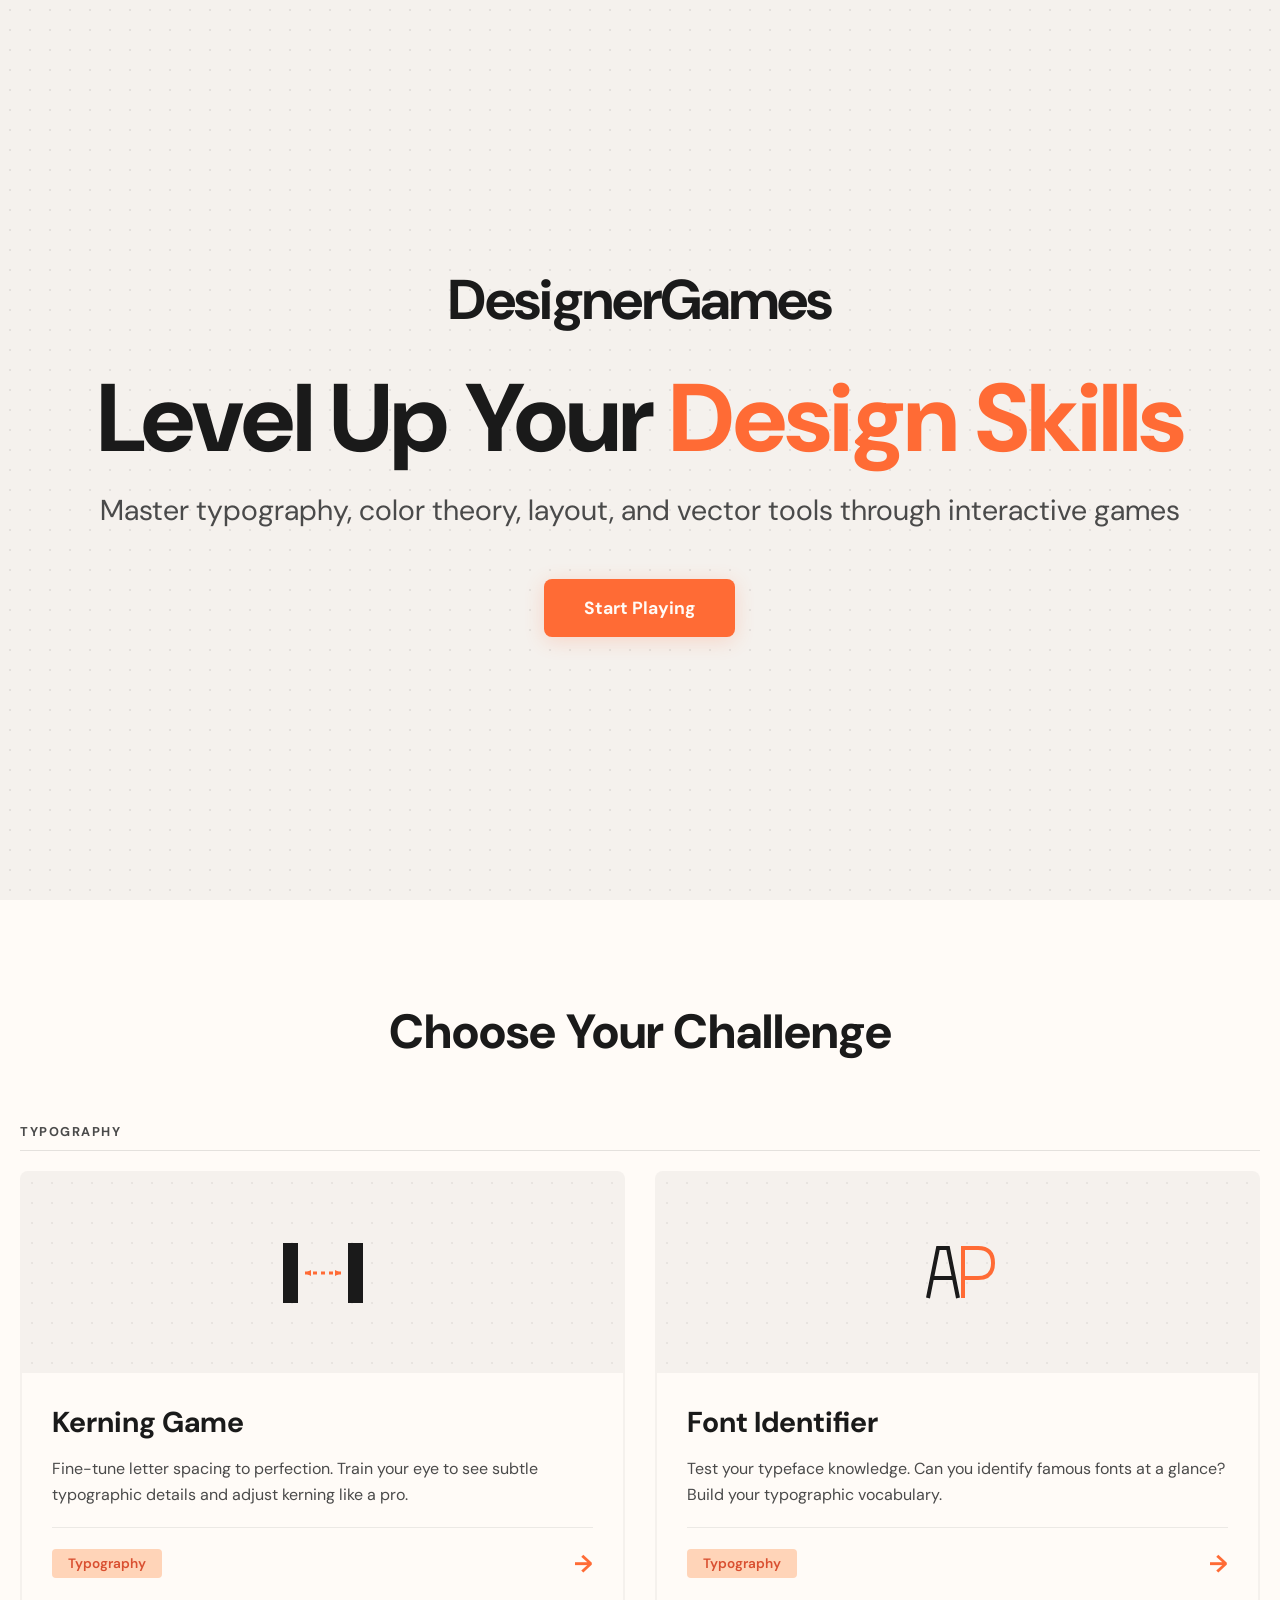
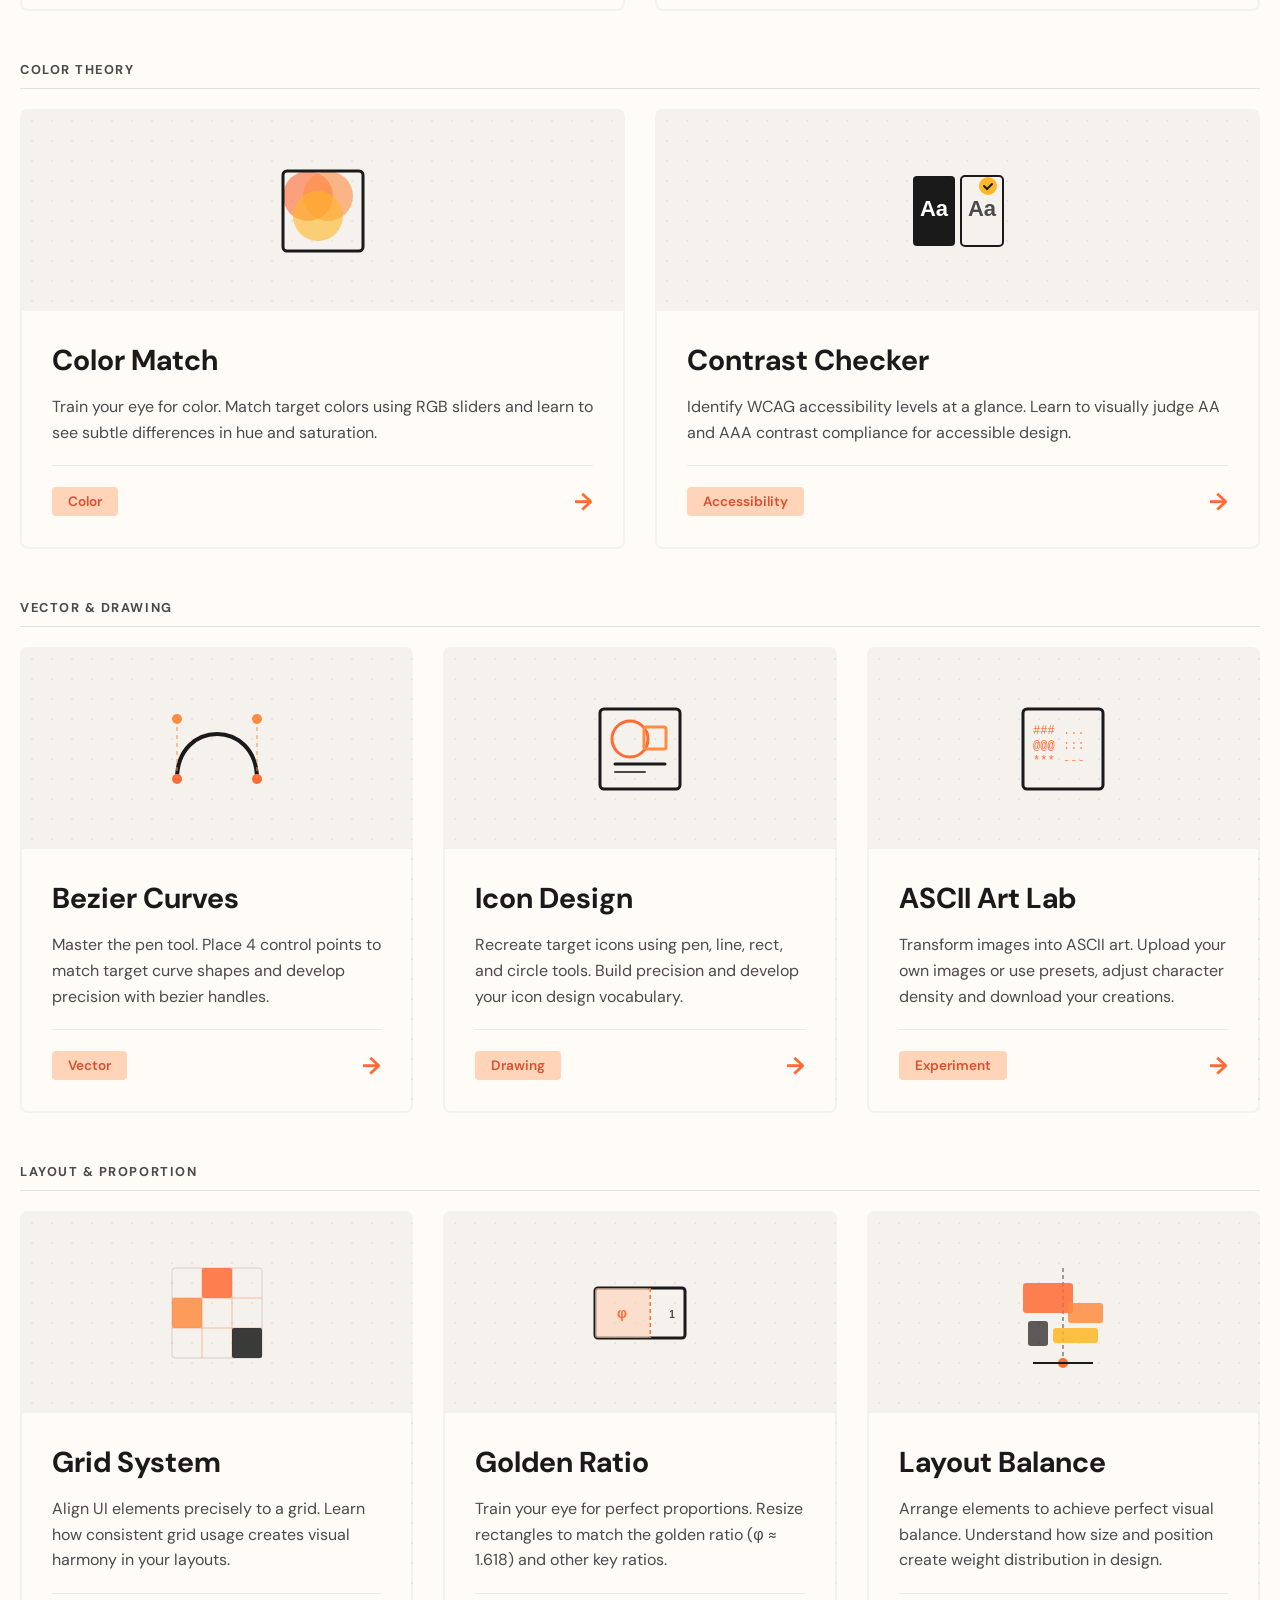
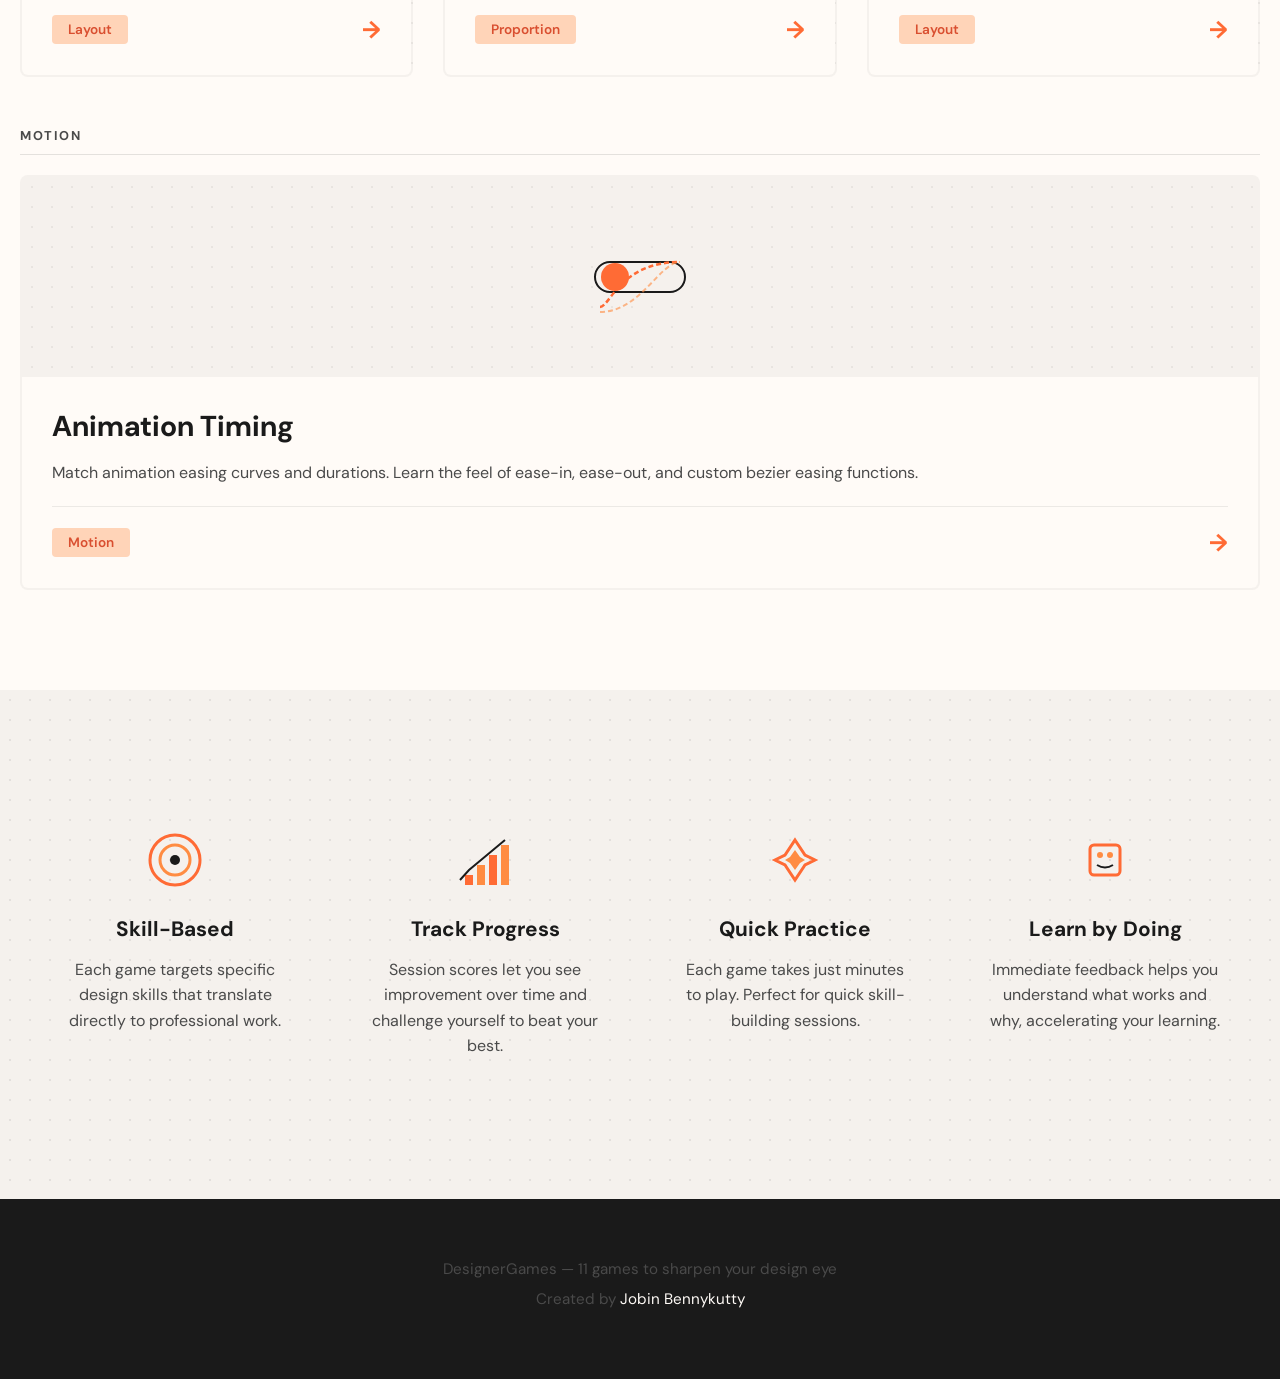
<file: index.html>
<!DOCTYPE html>
<html lang="en">
<head>
    <meta charset="UTF-8">
    <meta name="viewport" content="width=device-width, initial-scale=1.0">
    <title>DesignerGames - Level Up Your Design Skills</title>
    <link rel="preconnect" href="https://fonts.googleapis.com">
    <link rel="preconnect" href="https://fonts.gstatic.com" crossorigin>
    <link href="https://fonts.googleapis.com/css2?family=DM+Sans:wght@400;500;600;700;800&display=swap" rel="stylesheet">
    <link rel="stylesheet" href="css/variables.css">
    <link rel="stylesheet" href="css/base.css">
    <link rel="stylesheet" href="css/home.css">
</head>
<body>
    <section class="hero">
        <div class="hero-content">
            <div class="logo">DesignerGames</div>
            <h1>Level Up Your <span class="gradient-text">Design Skills</span></h1>
            <p class="hero-subtitle">Master typography, color theory, layout, and vector tools through interactive games</p>
            <a href="#games" class="cta-button">Start Playing</a>
        </div>
    </section>

    <section class="games-section" id="games">
        <h2 class="section-title">Choose Your Challenge</h2>
        <div class="games-container">

            <!-- Category: Typography -->
            <div class="category-label">Typography</div>
            <div class="games-grid">
                <a href="games/kerning.html" class="game-card">
                    <div class="game-icon">
                        <svg viewBox="0 0 120 120" fill="none" xmlns="http://www.w3.org/2000/svg">
                            <rect x="20" y="30" width="15" height="60" fill="var(--charcoal)"/>
                            <rect x="85" y="30" width="15" height="60" fill="var(--charcoal)"/>
                            <line x1="42" y1="60" x2="78" y2="60" stroke="var(--sunset-orange)" stroke-width="3" stroke-dasharray="4 4"/>
                            <polygon points="42,60 48,57 48,63" fill="var(--sunset-orange)"/>
                            <polygon points="78,60 72,57 72,63" fill="var(--sunset-orange)"/>
                        </svg>
                    </div>
                    <div class="game-content">
                        <h3>Kerning Game</h3>
                        <p>Fine-tune letter spacing to perfection. Train your eye to see subtle typographic details and adjust kerning like a pro.</p>
                        <div class="game-meta">
                            <span class="game-tag">Typography</span>
                            <span class="game-arrow">→</span>
                        </div>
                    </div>
                </a>

                <a href="games/font-id.html" class="game-card">
                    <div class="game-icon">
                        <svg viewBox="0 0 120 120" fill="none" xmlns="http://www.w3.org/2000/svg">
                            <path d="M30 85 L40 35 L50 35 L60 85" stroke="var(--charcoal)" stroke-width="4" fill="none"/>
                            <line x1="35" y1="65" x2="55" y2="65" stroke="var(--charcoal)" stroke-width="4"/>
                            <path d="M65 85 L65 35 L80 35 Q 95 35 95 50 Q 95 65 80 65 L65 65" stroke="var(--sunset-orange)" stroke-width="4" fill="none"/>
                        </svg>
                    </div>
                    <div class="game-content">
                        <h3>Font Identifier</h3>
                        <p>Test your typeface knowledge. Can you identify famous fonts at a glance? Build your typographic vocabulary.</p>
                        <div class="game-meta">
                            <span class="game-tag">Typography</span>
                            <span class="game-arrow">→</span>
                        </div>
                    </div>
                </a>
            </div>

            <!-- Category: Color -->
            <div class="category-label">Color Theory</div>
            <div class="games-grid">
                <a href="games/color-match.html" class="game-card">
                    <div class="game-icon">
                        <svg viewBox="0 0 120 120" fill="none" xmlns="http://www.w3.org/2000/svg">
                            <circle cx="45" cy="45" r="25" fill="var(--sunset-orange)" opacity="0.6"/>
                            <circle cx="65" cy="45" r="25" fill="var(--warm-coral)" opacity="0.6"/>
                            <circle cx="55" cy="65" r="25" fill="var(--golden-yellow)" opacity="0.6"/>
                            <rect x="20" y="20" width="80" height="80" stroke="var(--charcoal)" stroke-width="3" fill="none" rx="4"/>
                        </svg>
                    </div>
                    <div class="game-content">
                        <h3>Color Match</h3>
                        <p>Train your eye for color. Match target colors using RGB sliders and learn to see subtle differences in hue and saturation.</p>
                        <div class="game-meta">
                            <span class="game-tag">Color</span>
                            <span class="game-arrow">→</span>
                        </div>
                    </div>
                </a>

                <a href="games/contrast-check.html" class="game-card">
                    <div class="game-icon">
                        <svg viewBox="0 0 120 120" fill="none" xmlns="http://www.w3.org/2000/svg">
                            <rect x="15" y="25" width="42" height="70" rx="4" fill="var(--charcoal)"/>
                            <rect x="63" y="25" width="42" height="70" rx="4" fill="var(--light-sand)" stroke="var(--charcoal)" stroke-width="2"/>
                            <text x="36" y="65" font-family="sans-serif" font-size="22" font-weight="900" fill="white" text-anchor="middle">Aa</text>
                            <text x="84" y="65" font-family="sans-serif" font-size="22" font-weight="900" fill="var(--warm-gray)" text-anchor="middle">Aa</text>
                            <circle cx="90" cy="35" r="9" fill="var(--golden-yellow)"/>
                            <path d="M86 35 l3 3 l5-5" stroke="var(--charcoal)" stroke-width="2" stroke-linecap="round" fill="none"/>
                        </svg>
                    </div>
                    <div class="game-content">
                        <h3>Contrast Checker</h3>
                        <p>Identify WCAG accessibility levels at a glance. Learn to visually judge AA and AAA contrast compliance for accessible design.</p>
                        <div class="game-meta">
                            <span class="game-tag">Accessibility</span>
                            <span class="game-arrow">→</span>
                        </div>
                    </div>
                </a>
            </div>

            <!-- Category: Vector & Drawing -->
            <div class="category-label">Vector &amp; Drawing</div>
            <div class="games-grid">
                <a href="games/bezier.html" class="game-card">
                    <div class="game-icon">
                        <svg viewBox="0 0 120 120" fill="none" xmlns="http://www.w3.org/2000/svg">
                            <path d="M 20 90 C 20 30, 100 30, 100 90" stroke="var(--charcoal)" stroke-width="4" fill="none"/>
                            <circle cx="20" cy="90" r="5" fill="var(--sunset-orange)"/>
                            <circle cx="100" cy="90" r="5" fill="var(--sunset-orange)"/>
                            <circle cx="20" cy="30" r="5" fill="var(--warm-coral)"/>
                            <circle cx="100" cy="30" r="5" fill="var(--warm-coral)"/>
                            <line x1="20" y1="90" x2="20" y2="30" stroke="var(--warm-coral)" stroke-width="2" stroke-dasharray="4 4" opacity="0.5"/>
                            <line x1="100" y1="90" x2="100" y2="30" stroke="var(--warm-coral)" stroke-width="2" stroke-dasharray="4 4" opacity="0.5"/>
                        </svg>
                    </div>
                    <div class="game-content">
                        <h3>Bezier Curves</h3>
                        <p>Master the pen tool. Place 4 control points to match target curve shapes and develop precision with bezier handles.</p>
                        <div class="game-meta">
                            <span class="game-tag">Vector</span>
                            <span class="game-arrow">→</span>
                        </div>
                    </div>
                </a>

                <a href="games/icon-design.html" class="game-card">
                    <div class="game-icon">
                        <svg viewBox="0 0 120 120" fill="none" xmlns="http://www.w3.org/2000/svg">
                            <rect x="20" y="20" width="80" height="80" rx="4" stroke="var(--charcoal)" stroke-width="3" fill="none"/>
                            <circle cx="50" cy="50" r="18" stroke="var(--sunset-orange)" stroke-width="3" fill="none"/>
                            <rect x="64" y="38" width="22" height="22" rx="2" stroke="var(--warm-coral)" stroke-width="3" fill="none"/>
                            <line x1="35" y1="75" x2="85" y2="75" stroke="var(--charcoal)" stroke-width="3" stroke-linecap="round"/>
                            <line x1="35" y1="83" x2="65" y2="83" stroke="var(--warm-gray)" stroke-width="2" stroke-linecap="round"/>
                        </svg>
                    </div>
                    <div class="game-content">
                        <h3>Icon Design</h3>
                        <p>Recreate target icons using pen, line, rect, and circle tools. Build precision and develop your icon design vocabulary.</p>
                        <div class="game-meta">
                            <span class="game-tag">Drawing</span>
                            <span class="game-arrow">→</span>
                        </div>
                    </div>
                </a>

                <a href="games/ascii-art.html" class="game-card">
                    <div class="game-icon">
                        <svg viewBox="0 0 120 120" fill="none" xmlns="http://www.w3.org/2000/svg">
                            <rect x="20" y="20" width="80" height="80" stroke="var(--charcoal)" stroke-width="3" fill="none" rx="4"/>
                            <text x="30" y="45" font-family="monospace" font-size="12" fill="var(--sunset-orange)">###</text>
                            <text x="30" y="60" font-family="monospace" font-size="12" fill="var(--sunset-orange)">@@@</text>
                            <text x="30" y="75" font-family="monospace" font-size="12" fill="var(--sunset-orange)">***</text>
                            <text x="60" y="45" font-family="monospace" font-size="12" fill="var(--warm-coral)">...</text>
                            <text x="60" y="60" font-family="monospace" font-size="12" fill="var(--warm-coral)">:::</text>
                            <text x="60" y="75" font-family="monospace" font-size="12" fill="var(--warm-coral)">---</text>
                        </svg>
                    </div>
                    <div class="game-content">
                        <h3>ASCII Art Lab</h3>
                        <p>Transform images into ASCII art. Upload your own images or use presets, adjust character density and download your creations.</p>
                        <div class="game-meta">
                            <span class="game-tag">Experiment</span>
                            <span class="game-arrow">→</span>
                        </div>
                    </div>
                </a>
            </div>

            <!-- Category: Layout & Proportion -->
            <div class="category-label">Layout &amp; Proportion</div>
            <div class="games-grid">
                <a href="games/grid-align.html" class="game-card">
                    <div class="game-icon">
                        <svg viewBox="0 0 120 120" fill="none" xmlns="http://www.w3.org/2000/svg">
                            <rect x="15" y="15" width="90" height="90" rx="3" stroke="rgba(74,74,74,0.2)" stroke-width="1" fill="none"/>
                            <line x1="45" y1="15" x2="45" y2="105" stroke="rgba(255,107,53,0.4)" stroke-width="1"/>
                            <line x1="75" y1="15" x2="75" y2="105" stroke="rgba(255,107,53,0.4)" stroke-width="1"/>
                            <line x1="15" y1="45" x2="105" y2="45" stroke="rgba(255,107,53,0.4)" stroke-width="1"/>
                            <line x1="15" y1="75" x2="105" y2="75" stroke="rgba(255,107,53,0.4)" stroke-width="1"/>
                            <rect x="45" y="15" width="30" height="30" rx="2" fill="var(--sunset-orange)" opacity="0.85"/>
                            <rect x="15" y="45" width="30" height="30" rx="2" fill="var(--warm-coral)" opacity="0.85"/>
                            <rect x="75" y="75" width="30" height="30" rx="2" fill="var(--charcoal)" opacity="0.85"/>
                        </svg>
                    </div>
                    <div class="game-content">
                        <h3>Grid System</h3>
                        <p>Align UI elements precisely to a grid. Learn how consistent grid usage creates visual harmony in your layouts.</p>
                        <div class="game-meta">
                            <span class="game-tag">Layout</span>
                            <span class="game-arrow">→</span>
                        </div>
                    </div>
                </a>

                <a href="games/golden-ratio.html" class="game-card">
                    <div class="game-icon">
                        <svg viewBox="0 0 120 120" fill="none" xmlns="http://www.w3.org/2000/svg">
                            <rect x="15" y="35" width="90" height="50" rx="3" stroke="var(--charcoal)" stroke-width="3" fill="none"/>
                            <line x1="70" y1="35" x2="70" y2="85" stroke="var(--sunset-orange)" stroke-width="2" stroke-dasharray="4 3"/>
                            <rect x="15" y="35" width="55" height="50" rx="3" fill="var(--soft-peach)" opacity="0.6"/>
                            <text x="42" y="65" font-family="sans-serif" font-size="14" font-weight="900" fill="var(--sunset-orange)" text-anchor="middle">φ</text>
                            <text x="92" y="65" font-family="sans-serif" font-size="10" font-weight="700" fill="var(--warm-gray)" text-anchor="middle">1</text>
                        </svg>
                    </div>
                    <div class="game-content">
                        <h3>Golden Ratio</h3>
                        <p>Train your eye for perfect proportions. Resize rectangles to match the golden ratio (φ ≈ 1.618) and other key ratios.</p>
                        <div class="game-meta">
                            <span class="game-tag">Proportion</span>
                            <span class="game-arrow">→</span>
                        </div>
                    </div>
                </a>

                <a href="games/layout-balance.html" class="game-card">
                    <div class="game-icon">
                        <svg viewBox="0 0 120 120" fill="none" xmlns="http://www.w3.org/2000/svg">
                            <line x1="60" y1="15" x2="60" y2="105" stroke="var(--charcoal)" stroke-width="2" stroke-dasharray="4 3" opacity="0.4"/>
                            <rect x="20" y="30" width="50" height="30" rx="3" fill="var(--sunset-orange)" opacity="0.85"/>
                            <rect x="65" y="50" width="35" height="20" rx="3" fill="var(--warm-coral)" opacity="0.85"/>
                            <rect x="25" y="68" width="20" height="25" rx="3" fill="var(--charcoal)" opacity="0.7"/>
                            <rect x="50" y="75" width="45" height="15" rx="3" fill="var(--golden-yellow)" opacity="0.85"/>
                            <circle cx="60" cy="110" r="5" fill="var(--sunset-orange)"/>
                            <line x1="30" y1="110" x2="90" y2="110" stroke="var(--charcoal)" stroke-width="2"/>
                        </svg>
                    </div>
                    <div class="game-content">
                        <h3>Layout Balance</h3>
                        <p>Arrange elements to achieve perfect visual balance. Understand how size and position create weight distribution in design.</p>
                        <div class="game-meta">
                            <span class="game-tag">Layout</span>
                            <span class="game-arrow">→</span>
                        </div>
                    </div>
                </a>
            </div>

            <!-- Category: Motion -->
            <div class="category-label">Motion</div>
            <div class="games-grid">
                <a href="games/animation-timing.html" class="game-card">
                    <div class="game-icon">
                        <svg viewBox="0 0 120 120" fill="none" xmlns="http://www.w3.org/2000/svg">
                            <rect x="15" y="45" width="90" height="30" rx="15" fill="var(--light-sand)" stroke="var(--charcoal)" stroke-width="2"/>
                            <circle cx="35" cy="60" r="14" fill="var(--sunset-orange)"/>
                            <path d="M 20 90 C 30 90, 40 45, 100 45" stroke="var(--sunset-orange)" stroke-width="2.5" fill="none" stroke-dasharray="5 3"/>
                            <path d="M 20 95 C 60 95, 80 45, 100 45" stroke="var(--warm-coral)" stroke-width="2" fill="none" stroke-dasharray="5 3" opacity="0.6"/>
                        </svg>
                    </div>
                    <div class="game-content">
                        <h3>Animation Timing</h3>
                        <p>Match animation easing curves and durations. Learn the feel of ease-in, ease-out, and custom bezier easing functions.</p>
                        <div class="game-meta">
                            <span class="game-tag">Motion</span>
                            <span class="game-arrow">→</span>
                        </div>
                    </div>
                </a>
            </div>

        </div>
    </section>

    <section class="features-section">
        <div class="features-grid">
            <div class="feature-card">
                <svg class="feature-icon" viewBox="0 0 60 60" fill="none" xmlns="http://www.w3.org/2000/svg">
                    <circle cx="30" cy="30" r="25" stroke="var(--sunset-orange)" stroke-width="3" fill="none"/>
                    <circle cx="30" cy="30" r="15" stroke="var(--warm-coral)" stroke-width="3" fill="none"/>
                    <circle cx="30" cy="30" r="5" fill="var(--charcoal)"/>
                </svg>
                <h3>Skill-Based</h3>
                <p>Each game targets specific design skills that translate directly to professional work.</p>
            </div>

            <div class="feature-card">
                <svg class="feature-icon" viewBox="0 0 60 60" fill="none" xmlns="http://www.w3.org/2000/svg">
                    <rect x="10" y="45" width="8" height="10" fill="var(--sunset-orange)"/>
                    <rect x="22" y="35" width="8" height="20" fill="var(--warm-coral)"/>
                    <rect x="34" y="25" width="8" height="30" fill="var(--sunset-orange)"/>
                    <rect x="46" y="15" width="8" height="40" fill="var(--warm-coral)"/>
                    <polyline points="5,50 14,40 26,30 38,20 50,10" stroke="var(--charcoal)" stroke-width="2" fill="none"/>
                </svg>
                <h3>Track Progress</h3>
                <p>Session scores let you see improvement over time and challenge yourself to beat your best.</p>
            </div>

            <div class="feature-card">
                <svg class="feature-icon" viewBox="0 0 60 60" fill="none" xmlns="http://www.w3.org/2000/svg">
                    <polygon points="30,10 40,25 50,30 40,35 30,50 20,35 10,30 20,25" stroke="var(--sunset-orange)" stroke-width="3" fill="none"/>
                    <polygon points="30,20 35,27 40,30 35,33 30,40 25,33 20,30 25,27" fill="var(--warm-coral)"/>
                </svg>
                <h3>Quick Practice</h3>
                <p>Each game takes just minutes to play. Perfect for quick skill-building sessions.</p>
            </div>

            <div class="feature-card">
                <svg class="feature-icon" viewBox="0 0 60 60" fill="none" xmlns="http://www.w3.org/2000/svg">
                    <rect x="15" y="15" width="30" height="30" rx="4" stroke="var(--sunset-orange)" stroke-width="3" fill="none"/>
                    <circle cx="25" cy="25" r="3" fill="var(--warm-coral)"/>
                    <circle cx="35" cy="25" r="3" fill="var(--warm-coral)"/>
                    <path d="M 22 35 Q 30 40 38 35" stroke="var(--charcoal)" stroke-width="2" fill="none"/>
                </svg>
                <h3>Learn by Doing</h3>
                <p>Immediate feedback helps you understand what works and why, accelerating your learning.</p>
            </div>
        </div>
    </section>

    <footer class="footer">
        <p>DesignerGames — 11 games to sharpen your design eye</p>
        <p>Created by <a href="https://github.com/JoeMighty/" target="_blank" rel="noopener noreferrer">Jobin Bennykutty</a></p>
    </footer>
</body>
</html>
</file>
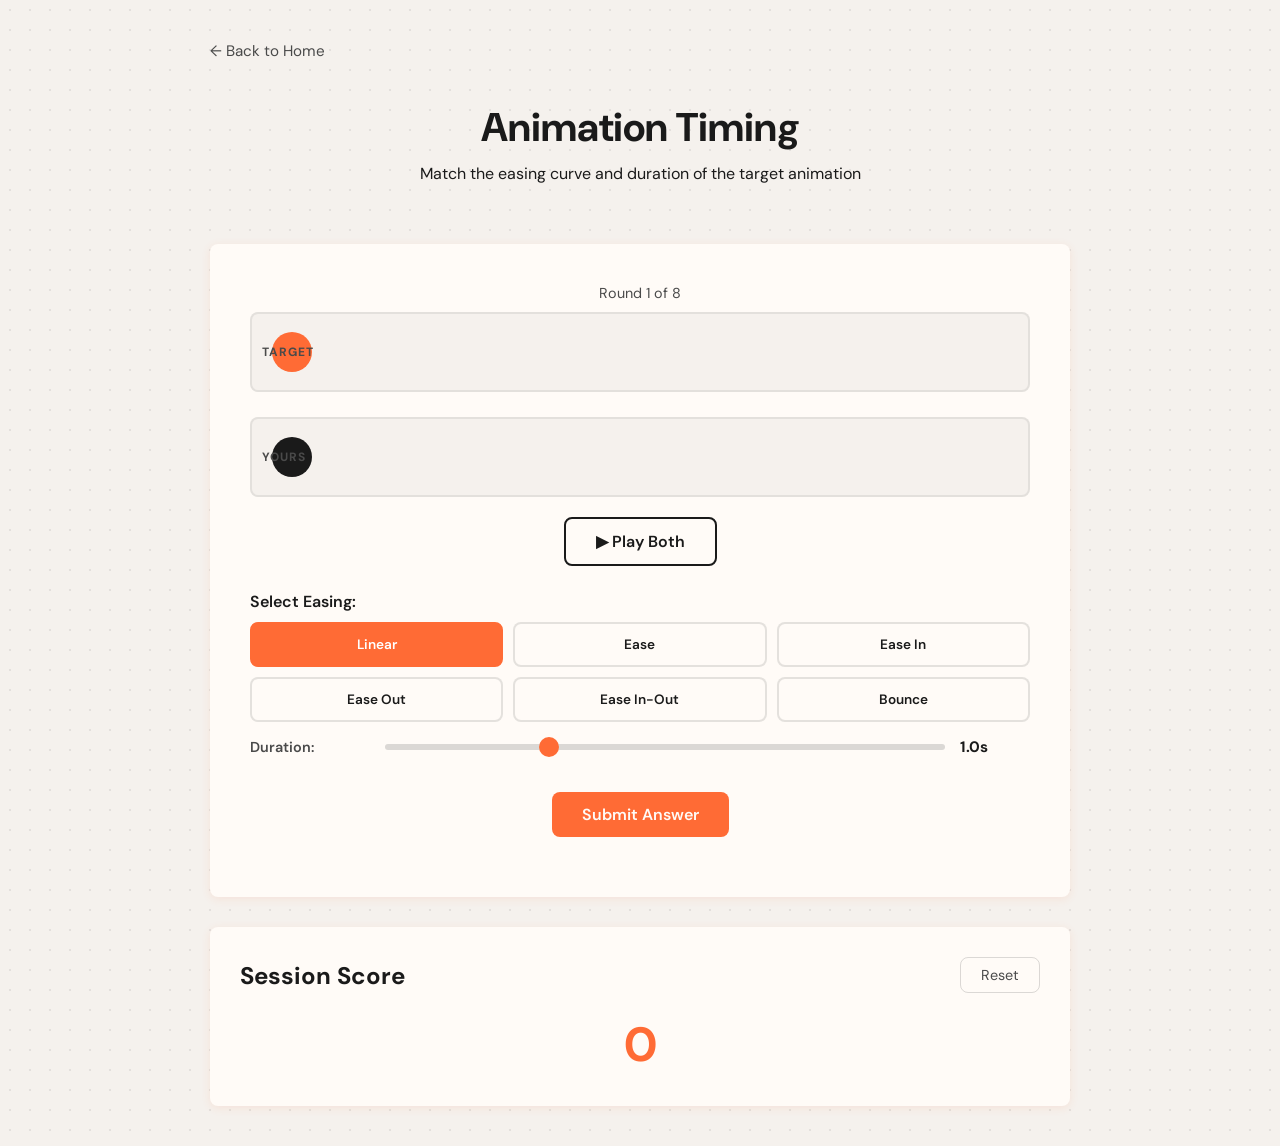
<file: games/animation-timing.html>
<!DOCTYPE html>
<html lang="en">
<head>
    <meta charset="UTF-8">
    <meta name="viewport" content="width=device-width, initial-scale=1.0">
    <title>Animation Timing - DesignerGames</title>
    <link rel="preconnect" href="https://fonts.googleapis.com">
    <link rel="preconnect" href="https://fonts.gstatic.com" crossorigin>
    <link href="https://fonts.googleapis.com/css2?family=DM+Sans:wght@400;500;600;700;800&display=swap" rel="stylesheet">
    <link rel="stylesheet" href="../css/variables.css">
    <link rel="stylesheet" href="../css/base.css">
    <link rel="stylesheet" href="../css/game.css">
    <style>
        .animation-stage {
            display: flex;
            flex-direction: column;
            gap: 25px;
        }

        .anim-track {
            position: relative;
            height: 80px;
            background: var(--light-sand);
            border-radius: var(--border-radius-md);
            overflow: hidden;
            border: 2px solid rgba(74, 74, 74, 0.1);
        }

        .track-label {
            position: absolute;
            top: 50%;
            left: 10px;
            transform: translateY(-50%);
            font-size: 0.75rem;
            font-weight: 700;
            text-transform: uppercase;
            letter-spacing: 0.08em;
            color: var(--warm-gray);
            z-index: 1;
        }

        .anim-ball {
            position: absolute;
            top: 50%;
            transform: translate(-50%, -50%);
            border-radius: 50%;
            left: 40px;
        }

        .target-ball {
            width: 40px;
            height: 40px;
            background: var(--sunset-orange);
        }

        .user-ball {
            width: 40px;
            height: 40px;
            background: var(--charcoal);
        }

        .easing-selector {
            display: grid;
            grid-template-columns: repeat(3, 1fr);
            gap: 10px;
            margin-bottom: 15px;
        }

        .easing-btn {
            padding: 12px 10px;
            border: 2px solid rgba(74, 74, 74, 0.15);
            border-radius: var(--border-radius-md);
            background: var(--off-white);
            font-family: var(--font-family);
            font-size: 0.85rem;
            font-weight: 600;
            color: var(--charcoal);
            cursor: pointer;
            transition: var(--transition-base);
            text-align: center;
        }

        .easing-btn.active {
            background: var(--sunset-orange);
            color: white;
            border-color: var(--sunset-orange);
        }

        .easing-btn:hover:not(.active) {
            border-color: var(--sunset-orange);
            color: var(--sunset-orange);
        }

        .duration-row {
            display: grid;
            grid-template-columns: 120px 1fr 70px;
            gap: 15px;
            align-items: center;
            margin-bottom: 15px;
        }

        .duration-label {
            font-weight: 600;
            color: var(--warm-gray);
            font-size: 0.9rem;
        }

        .duration-value {
            font-weight: 700;
            color: var(--charcoal);
            font-size: 0.95rem;
        }

        .curve-display {
            display: flex;
            gap: 15px;
            justify-content: center;
            flex-wrap: wrap;
        }

        .curve-card {
            background: var(--light-sand);
            border-radius: var(--border-radius-md);
            padding: 12px 16px;
            text-align: center;
            font-size: 0.85rem;
        }

        .curve-name {
            font-weight: 700;
            color: var(--charcoal);
            display: block;
        }

        .curve-value {
            color: var(--warm-gray);
            font-size: 0.75rem;
        }

        .round-info {
            text-align: center;
            color: var(--warm-gray);
            font-size: 0.9rem;
            margin-bottom: 10px;
        }

        @media (max-width: 480px) {
            .easing-selector {
                grid-template-columns: repeat(2, 1fr);
            }
        }
    </style>
</head>
<body>
    <div class="container" style="padding: 40px 20px;">
        <a href="../index.html" class="back-link">← Back to Home</a>

        <header>
            <h1>Animation Timing</h1>
            <p>Match the easing curve and duration of the target animation</p>
        </header>

        <div class="game-area">
            <div class="round-info" id="roundInfo">Round 1 of 8</div>

            <div class="animation-stage">
                <div class="anim-track" id="targetTrack">
                    <span class="track-label">Target</span>
                    <div class="anim-ball target-ball" id="targetBall"></div>
                </div>
                <div class="anim-track" id="userTrack">
                    <span class="track-label">Yours</span>
                    <div class="anim-ball user-ball" id="userBall"></div>
                </div>
            </div>

            <div class="button-group" style="margin:15px 0 5px;">
                <button class="button secondary" id="playButton">▶ Play Both</button>
            </div>

            <div style="margin-top: 20px;">
                <p style="font-weight:600; color:var(--charcoal); margin-bottom:10px;">Select Easing:</p>
                <div class="easing-selector" id="easingSelector">
                    <button class="easing-btn active" data-easing="linear">Linear</button>
                    <button class="easing-btn" data-easing="ease">Ease</button>
                    <button class="easing-btn" data-easing="ease-in">Ease In</button>
                    <button class="easing-btn" data-easing="ease-out">Ease Out</button>
                    <button class="easing-btn" data-easing="ease-in-out">Ease In-Out</button>
                    <button class="easing-btn" data-easing="cubic-bezier(0.68,-0.55,0.27,1.55)">Bounce</button>
                </div>
            </div>

            <div class="duration-row">
                <span class="duration-label">Duration:</span>
                <input type="range" id="durationSlider" min="200" max="3000" value="1000" step="100">
                <span class="duration-value"><span id="durationVal">1.0</span>s</span>
            </div>

            <div class="button-group">
                <button class="button" id="checkButton">Submit Answer</button>
                <button class="button" id="nextButton" style="display:none;">Next Round →</button>
            </div>

            <div id="result" style="margin-top:15px;"></div>
        </div>

        <div class="score-area">
            <div class="score-header">
                <h2>Session Score</h2>
                <button class="reset-button" id="resetScore">Reset</button>
            </div>
            <div class="score-display" id="scoreDisplay">0</div>
        </div>
    </div>

    <script src="../js/shared/storage.js"></script>
    <script src="../js/shared/scoring.js"></script>
    <script src="../js/shared/ui.js"></script>
    <script src="../js/games/animation-timing.js"></script>
</body>
</html>
</file>
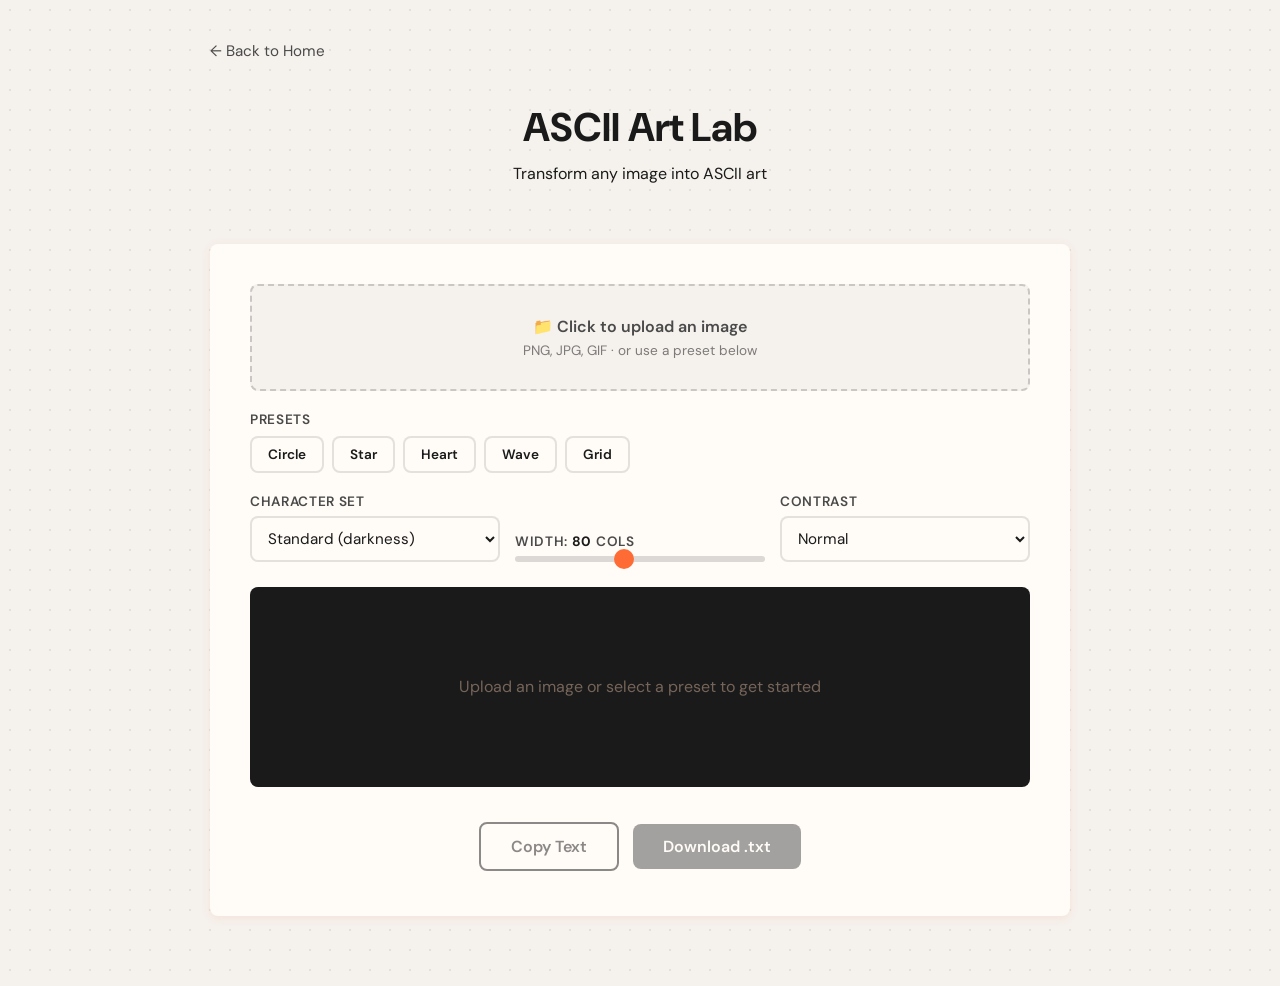
<file: games/ascii-art.html>
<!DOCTYPE html>
<html lang="en">
<head>
    <meta charset="UTF-8">
    <meta name="viewport" content="width=device-width, initial-scale=1.0">
    <title>ASCII Art Lab - DesignerGames</title>
    <link rel="preconnect" href="https://fonts.googleapis.com">
    <link rel="preconnect" href="https://fonts.gstatic.com" crossorigin>
    <link href="https://fonts.googleapis.com/css2?family=DM+Sans:wght@400;500;600;700;800&display=swap" rel="stylesheet">
    <link rel="stylesheet" href="../css/variables.css">
    <link rel="stylesheet" href="../css/base.css">
    <link rel="stylesheet" href="../css/game.css">
    <style>
        .controls-row {
            display: flex;
            flex-wrap: wrap;
            gap: 15px;
            margin-bottom: 25px;
            align-items: flex-end;
        }

        .control-group {
            display: flex;
            flex-direction: column;
            gap: 6px;
            flex: 1;
            min-width: 140px;
        }

        .control-group label {
            font-size: 0.85rem;
            font-weight: 600;
            color: var(--warm-gray);
            text-transform: uppercase;
            letter-spacing: 0.05em;
        }

        .control-group select {
            padding: 10px 12px;
            border: 2px solid rgba(74, 74, 74, 0.15);
            border-radius: var(--border-radius-md);
            font-family: var(--font-family);
            font-size: 0.95rem;
            background: var(--off-white);
            color: var(--charcoal);
            cursor: pointer;
        }

        .upload-area {
            border: 2px dashed rgba(74, 74, 74, 0.25);
            border-radius: var(--border-radius-md);
            padding: 30px;
            text-align: center;
            margin-bottom: 20px;
            cursor: pointer;
            transition: var(--transition-base);
            background: var(--light-sand);
        }

        .upload-area:hover {
            border-color: var(--sunset-orange);
            background: var(--soft-peach);
        }

        .upload-area input[type="file"] {
            display: none;
        }

        .upload-label {
            font-weight: 600;
            color: var(--warm-gray);
            font-size: 1rem;
        }

        .upload-sub {
            font-size: 0.85rem;
            color: var(--warm-gray);
            margin-top: 5px;
            opacity: 0.7;
        }

        .ascii-output {
            font-family: 'Courier New', monospace;
            font-size: 6px;
            line-height: 1.1;
            white-space: pre;
            background: #1A1A1A;
            color: #FFD4B8;
            padding: 15px;
            border-radius: var(--border-radius-md);
            overflow: auto;
            min-height: 200px;
            display: flex;
            align-items: center;
            justify-content: center;
            max-height: 500px;
        }

        .ascii-placeholder {
            color: rgba(255, 212, 184, 0.4);
            font-family: var(--font-family);
            font-size: 1rem;
            text-align: center;
        }

        .presets-row {
            display: flex;
            flex-wrap: wrap;
            gap: 8px;
            margin-bottom: 20px;
        }

        .preset-btn {
            padding: 8px 16px;
            background: var(--off-white);
            border: 2px solid rgba(74, 74, 74, 0.15);
            border-radius: var(--border-radius-md);
            font-family: var(--font-family);
            font-size: 0.85rem;
            font-weight: 600;
            color: var(--charcoal);
            cursor: pointer;
            transition: var(--transition-base);
        }

        .preset-btn:hover {
            border-color: var(--sunset-orange);
            color: var(--sunset-orange);
        }

        .hidden-canvas {
            display: none;
        }

        .density-value {
            font-weight: 700;
            color: var(--charcoal);
        }
    </style>
</head>
<body>
    <div class="container" style="padding: 40px 20px;">
        <a href="../index.html" class="back-link">← Back to Home</a>

        <header>
            <h1>ASCII Art Lab</h1>
            <p>Transform any image into ASCII art</p>
        </header>

        <div class="game-area">
            <div class="upload-area" id="uploadArea">
                <label for="imageInput">
                    <div class="upload-label">📁 Click to upload an image</div>
                    <div class="upload-sub">PNG, JPG, GIF · or use a preset below</div>
                </label>
                <input type="file" id="imageInput" accept="image/*">
            </div>

            <div>
                <label style="font-size:0.85rem; font-weight:600; color:var(--warm-gray); text-transform:uppercase; letter-spacing:0.05em; display:block; margin-bottom:8px;">Presets</label>
                <div class="presets-row" id="presetsRow">
                    <button class="preset-btn" data-preset="circle">Circle</button>
                    <button class="preset-btn" data-preset="star">Star</button>
                    <button class="preset-btn" data-preset="heart">Heart</button>
                    <button class="preset-btn" data-preset="wave">Wave</button>
                    <button class="preset-btn" data-preset="grid">Grid</button>
                </div>
            </div>

            <div class="controls-row">
                <div class="control-group">
                    <label>Character Set</label>
                    <select id="charSetSelect">
                        <option value="standard">Standard (darkness)</option>
                        <option value="blocks">Block characters</option>
                        <option value="minimal">Minimal</option>
                        <option value="detailed">Detailed</option>
                    </select>
                </div>
                <div class="control-group">
                    <label>Width: <span class="density-value" id="widthValue">80</span> cols</label>
                    <input type="range" id="widthSlider" min="20" max="160" value="80" step="5">
                </div>
                <div class="control-group">
                    <label>Contrast</label>
                    <select id="contrastSelect">
                        <option value="normal">Normal</option>
                        <option value="high">High</option>
                        <option value="inverted">Inverted</option>
                    </select>
                </div>
            </div>

            <div class="ascii-output" id="asciiOutput">
                <div class="ascii-placeholder">Upload an image or select a preset to get started</div>
            </div>

            <div class="button-group">
                <button class="button secondary" id="copyButton" disabled>Copy Text</button>
                <button class="button" id="downloadButton" disabled>Download .txt</button>
            </div>
        </div>

        <canvas id="hiddenCanvas" class="hidden-canvas"></canvas>
    </div>

    <script src="../js/shared/storage.js"></script>
    <script src="../js/shared/ui.js"></script>
    <script src="../js/games/ascii-art.js"></script>
</body>
</html>
</file>
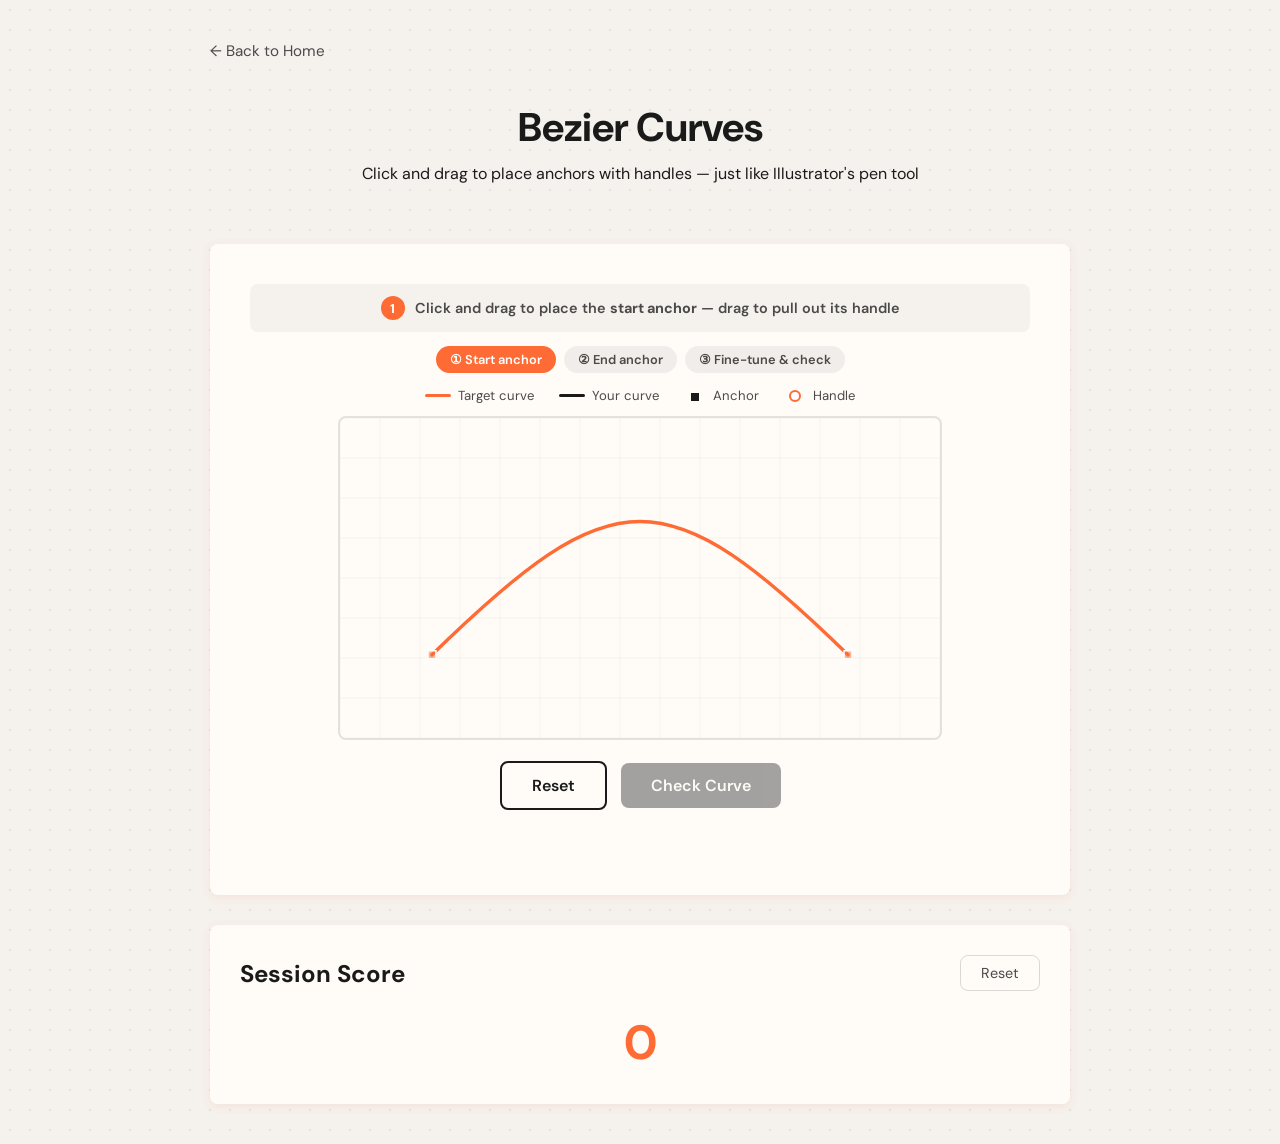
<file: games/bezier.html>
<!DOCTYPE html>
<html lang="en">
<head>
    <meta charset="UTF-8">
    <meta name="viewport" content="width=device-width, initial-scale=1.0">
    <title>Bezier Curves - DesignerGames</title>
    <link rel="preconnect" href="https://fonts.googleapis.com">
    <link rel="preconnect" href="https://fonts.gstatic.com" crossorigin>
    <link href="https://fonts.googleapis.com/css2?family=DM+Sans:wght@400;500;600;700;800&display=swap" rel="stylesheet">
    <link rel="stylesheet" href="../css/variables.css">
    <link rel="stylesheet" href="../css/base.css">
    <link rel="stylesheet" href="../css/game.css">
    <style>
        .canvas-wrapper {
            position: relative;
            display: flex;
            justify-content: center;
        }

        #bezierCanvas {
            border: 2px solid rgba(74, 74, 74, 0.15);
            border-radius: var(--border-radius-md);
            display: block;
            max-width: 100%;
            touch-action: none;
            cursor: crosshair;
        }

        .status-bar {
            background: var(--light-sand);
            border-radius: var(--border-radius-md);
            padding: 12px 20px;
            margin-bottom: 14px;
            display: flex;
            align-items: center;
            justify-content: center;
            gap: 10px;
            min-height: 46px;
        }

        .status-icon {
            width: 24px;
            height: 24px;
            border-radius: 50%;
            background: var(--sunset-orange);
            color: white;
            display: flex;
            align-items: center;
            justify-content: center;
            font-size: 0.8rem;
            font-weight: 800;
            flex-shrink: 0;
        }

        .status-text {
            font-size: 0.9rem;
            font-weight: 600;
            color: var(--warm-gray);
        }

        .step-pills {
            display: flex;
            justify-content: center;
            gap: 8px;
            margin-bottom: 14px;
        }

        .step-pill {
            padding: 5px 14px;
            border-radius: 20px;
            font-size: 0.8rem;
            font-weight: 600;
            background: rgba(74, 74, 74, 0.08);
            color: var(--warm-gray);
            transition: background 0.2s, color 0.2s;
        }

        .step-pill.active {
            background: var(--sunset-orange);
            color: white;
        }

        .step-pill.complete {
            background: var(--charcoal);
            color: white;
        }

        .legend {
            display: flex;
            justify-content: center;
            gap: 25px;
            margin-bottom: 12px;
            font-size: 0.82rem;
            color: var(--warm-gray);
        }

        .legend-item {
            display: flex;
            align-items: center;
            gap: 7px;
        }

        .legend-line {
            width: 26px;
            height: 3px;
            border-radius: 2px;
        }

        .similarity-display {
            text-align: center;
            margin-top: 14px;
            font-size: 1.05rem;
            font-weight: 600;
            min-height: 26px;
        }
    </style>
</head>
<body>
    <div class="container" style="padding: 40px 20px;">
        <a href="../index.html" class="back-link">← Back to Home</a>

        <header>
            <h1>Bezier Curves</h1>
            <p>Click and drag to place anchors with handles — just like Illustrator's pen tool</p>
        </header>

        <div class="game-area">
            <div class="status-bar">
                <div class="status-icon" id="statusIcon">1</div>
                <span class="status-text" id="statusText">Click and drag to place the start anchor point</span>
            </div>

            <div class="step-pills">
                <span class="step-pill active" id="pill0">① Start anchor</span>
                <span class="step-pill" id="pill1">② End anchor</span>
                <span class="step-pill" id="pill2">③ Fine-tune & check</span>
            </div>

            <div class="legend">
                <div class="legend-item">
                    <div class="legend-line" style="background: var(--sunset-orange);"></div>
                    Target curve
                </div>
                <div class="legend-item">
                    <div class="legend-line" style="background: var(--charcoal);"></div>
                    Your curve
                </div>
                <div class="legend-item">
                    <svg width="22" height="14" style="flex-shrink:0"><rect x="7" y="4" width="8" height="8" fill="var(--charcoal)"/></svg>
                    Anchor
                </div>
                <div class="legend-item">
                    <svg width="22" height="14" style="flex-shrink:0"><circle cx="11" cy="7" r="5" fill="white" stroke="var(--sunset-orange)" stroke-width="2"/></svg>
                    Handle
                </div>
            </div>

            <div class="canvas-wrapper">
                <canvas id="bezierCanvas" width="600" height="320"></canvas>
            </div>

            <div class="button-group" style="margin-top: 16px;">
                <button class="button secondary" id="resetButton">Reset</button>
                <button class="button" id="checkButton" disabled>Check Curve</button>
                <button class="button" id="nextButton" style="display:none;">Next Curve →</button>
            </div>

            <div class="similarity-display" id="similarityDisplay"></div>
        </div>

        <div class="score-area">
            <div class="score-header">
                <h2>Session Score</h2>
                <button class="reset-button" id="resetScore">Reset</button>
            </div>
            <div class="score-display" id="scoreDisplay">0</div>
        </div>
    </div>

    <script src="../js/shared/storage.js"></script>
    <script src="../js/shared/scoring.js"></script>
    <script src="../js/shared/ui.js"></script>
    <script src="../js/games/bezier.js"></script>
</body>
</html>
</file>
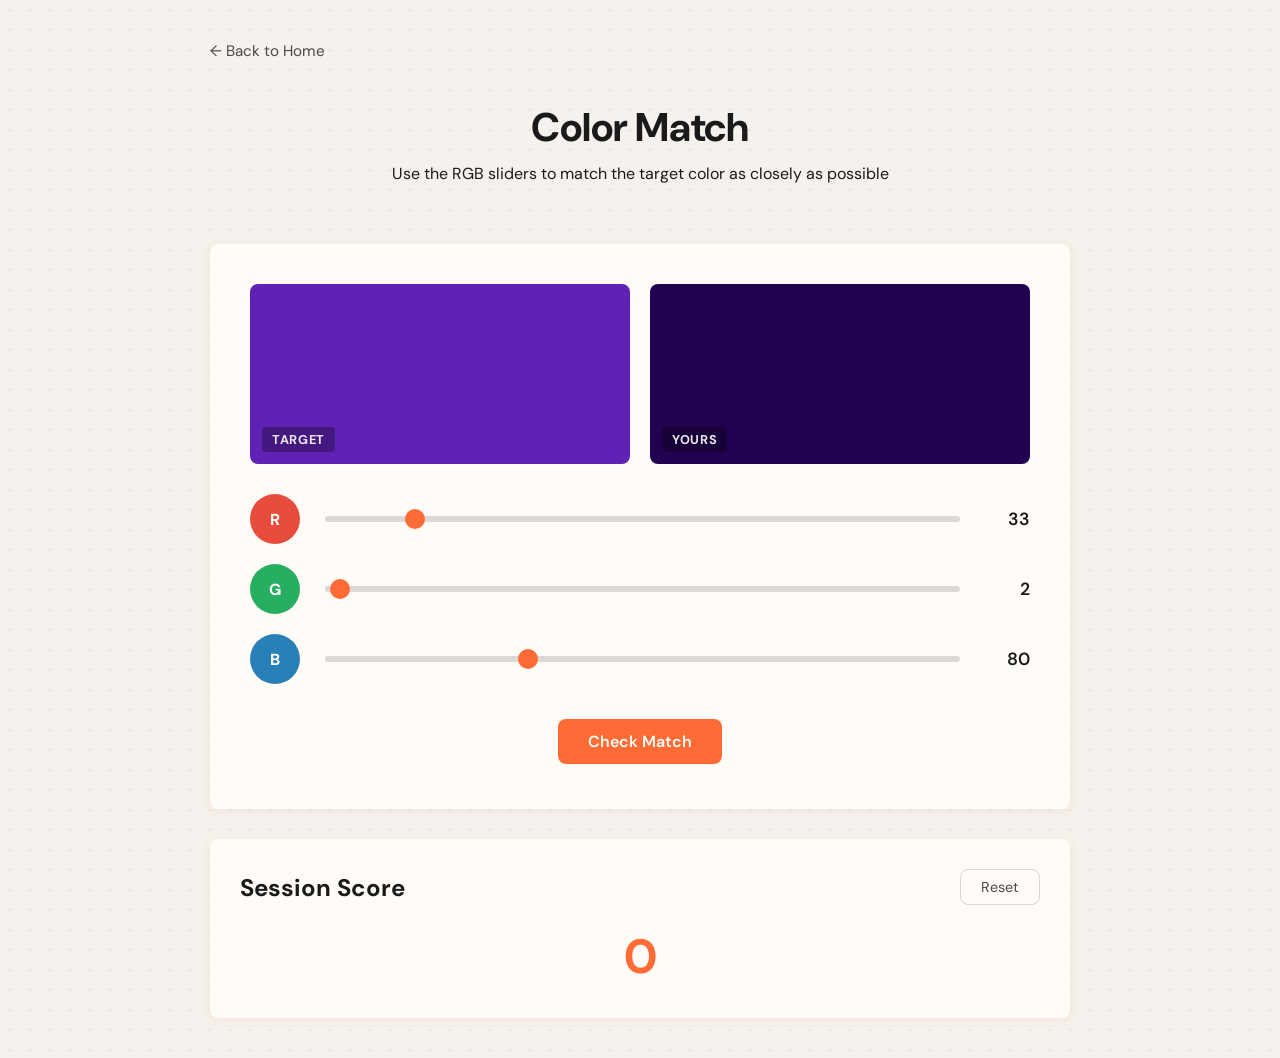
<file: games/color-match.html>
<!DOCTYPE html>
<html lang="en">
<head>
    <meta charset="UTF-8">
    <meta name="viewport" content="width=device-width, initial-scale=1.0">
    <title>Color Match - DesignerGames</title>
    <link rel="preconnect" href="https://fonts.googleapis.com">
    <link rel="preconnect" href="https://fonts.gstatic.com" crossorigin>
    <link href="https://fonts.googleapis.com/css2?family=DM+Sans:wght@400;500;600;700;800&display=swap" rel="stylesheet">
    <link rel="stylesheet" href="../css/variables.css">
    <link rel="stylesheet" href="../css/base.css">
    <link rel="stylesheet" href="../css/game.css">
    <style>
        .color-arena {
            display: grid;
            grid-template-columns: 1fr 1fr;
            gap: 20px;
            margin-bottom: 30px;
        }

        .color-swatch {
            height: 180px;
            border-radius: var(--border-radius-md);
            display: flex;
            align-items: flex-end;
            padding: 12px;
            transition: background-color 0.1s;
        }

        .swatch-label {
            font-size: 0.8rem;
            font-weight: 700;
            color: rgba(255,255,255,0.9);
            background: rgba(0,0,0,0.3);
            padding: 4px 10px;
            border-radius: 4px;
            letter-spacing: 0.05em;
            text-transform: uppercase;
        }

        .sliders {
            display: flex;
            flex-direction: column;
            gap: 20px;
        }

        .channel-row {
            display: grid;
            grid-template-columns: 60px 1fr 55px;
            align-items: center;
            gap: 15px;
        }

        .channel-label {
            font-weight: 700;
            font-size: 1rem;
            text-align: center;
            width: 50px;
            height: 50px;
            border-radius: 50%;
            display: flex;
            align-items: center;
            justify-content: center;
            color: white;
        }

        .channel-label.r { background: #e74c3c; }
        .channel-label.g { background: #27ae60; }
        .channel-label.b { background: #2980b9; }

        .channel-value {
            font-size: 1.1rem;
            font-weight: 600;
            color: var(--charcoal);
            text-align: right;
            min-width: 40px;
        }

        .accuracy-display {
            text-align: center;
            margin-top: 20px;
            padding: 20px;
            border-radius: var(--border-radius-md);
            background: var(--light-sand);
        }

        .accuracy-percent {
            font-size: 3rem;
            font-weight: 800;
            color: var(--sunset-orange);
        }

        .accuracy-label {
            font-size: 0.9rem;
            color: var(--warm-gray);
            margin-top: 5px;
        }

        .result-bar {
            height: 8px;
            background: rgba(74,74,74,0.15);
            border-radius: 4px;
            margin-top: 12px;
            overflow: hidden;
        }

        .result-fill {
            height: 100%;
            background: var(--sunset-orange);
            border-radius: 4px;
            transition: width 0.5s ease;
            width: 0%;
        }

        @media (max-width: 480px) {
            .color-arena {
                grid-template-columns: 1fr;
            }
        }
    </style>
</head>
<body>
    <div class="container" style="padding: 40px 20px;">
        <a href="../index.html" class="back-link">← Back to Home</a>

        <header>
            <h1>Color Match</h1>
            <p>Use the RGB sliders to match the target color as closely as possible</p>
        </header>

        <div class="game-area">
            <div class="color-arena">
                <div class="color-swatch" id="targetSwatch">
                    <span class="swatch-label">Target</span>
                </div>
                <div class="color-swatch" id="userSwatch" style="background: rgb(128,128,128);">
                    <span class="swatch-label">Yours</span>
                </div>
            </div>

            <div class="sliders">
                <div class="channel-row">
                    <div class="channel-label r">R</div>
                    <input type="range" id="rSlider" min="0" max="255" value="128">
                    <span class="channel-value" id="rValue">128</span>
                </div>
                <div class="channel-row">
                    <div class="channel-label g">G</div>
                    <input type="range" id="gSlider" min="0" max="255" value="128">
                    <span class="channel-value" id="gValue">128</span>
                </div>
                <div class="channel-row">
                    <div class="channel-label b">B</div>
                    <input type="range" id="bSlider" min="0" max="255" value="128">
                    <span class="channel-value" id="bValue">128</span>
                </div>
            </div>

            <div class="accuracy-display" id="accuracyDisplay" style="display:none;">
                <div class="accuracy-percent" id="accuracyPercent">--</div>
                <div class="accuracy-label">Color Accuracy</div>
                <div class="result-bar"><div class="result-fill" id="resultFill"></div></div>
            </div>

            <div class="button-group">
                <button class="button" id="checkButton">Check Match</button>
                <button class="button" id="nextButton" style="display:none;">New Color →</button>
            </div>
        </div>

        <div class="score-area">
            <div class="score-header">
                <h2>Session Score</h2>
                <button class="reset-button" id="resetScore">Reset</button>
            </div>
            <div class="score-display" id="scoreDisplay">0</div>
        </div>
    </div>

    <script src="../js/shared/storage.js"></script>
    <script src="../js/shared/scoring.js"></script>
    <script src="../js/shared/ui.js"></script>
    <script src="../js/games/color-match.js"></script>
</body>
</html>
</file>
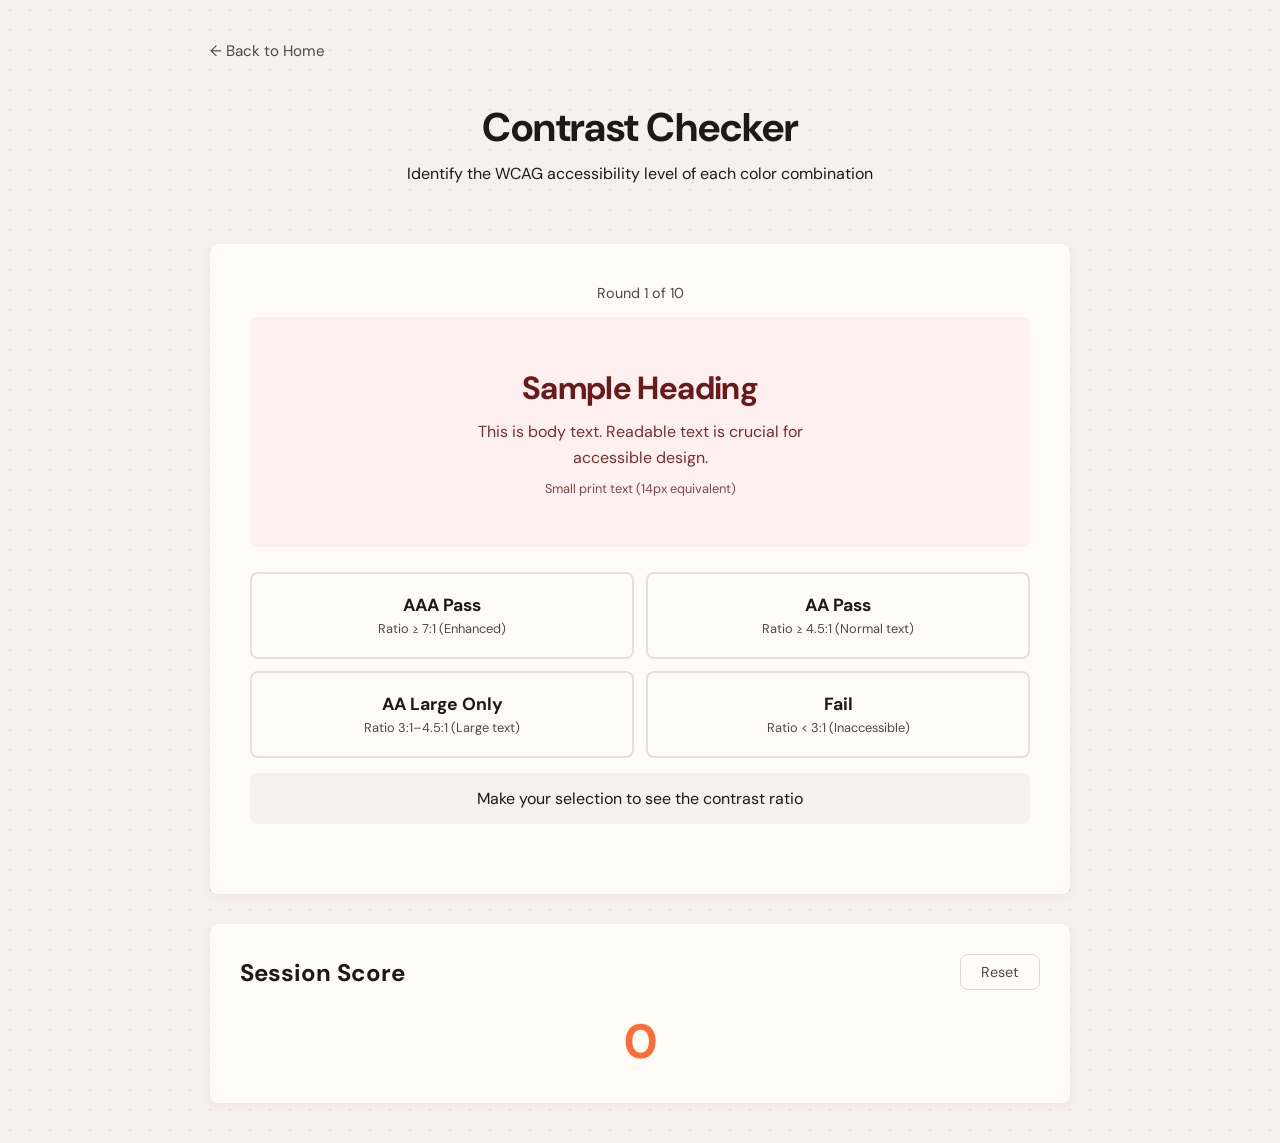
<file: games/contrast-check.html>
<!DOCTYPE html>
<html lang="en">
<head>
    <meta charset="UTF-8">
    <meta name="viewport" content="width=device-width, initial-scale=1.0">
    <title>Contrast Checker - DesignerGames</title>
    <link rel="preconnect" href="https://fonts.googleapis.com">
    <link rel="preconnect" href="https://fonts.gstatic.com" crossorigin>
    <link href="https://fonts.googleapis.com/css2?family=DM+Sans:wght@400;500;600;700;800&display=swap" rel="stylesheet">
    <link rel="stylesheet" href="../css/variables.css">
    <link rel="stylesheet" href="../css/base.css">
    <link rel="stylesheet" href="../css/game.css">
    <style>
        .color-preview {
            border-radius: var(--border-radius-md);
            padding: 50px 30px;
            text-align: center;
            margin-bottom: 25px;
            min-height: 180px;
            display: flex;
            flex-direction: column;
            align-items: center;
            justify-content: center;
            gap: 10px;
            transition: background 0.3s, color 0.3s;
        }

        .preview-heading {
            font-size: 2rem;
            font-weight: 700;
            letter-spacing: -0.02em;
        }

        .preview-body {
            font-size: 1rem;
            line-height: 1.6;
            max-width: 400px;
            opacity: 0.9;
        }

        .preview-small {
            font-size: 0.8rem;
            opacity: 0.8;
        }

        .choices-grid {
            display: grid;
            grid-template-columns: repeat(2, 1fr);
            gap: 12px;
            margin-bottom: 15px;
        }

        .contrast-choice {
            padding: 20px 15px;
            border: 2px solid rgba(74, 74, 74, 0.15);
            border-radius: var(--border-radius-md);
            background: var(--off-white);
            font-family: var(--font-family);
            cursor: pointer;
            transition: var(--transition-base);
            text-align: center;
        }

        .contrast-choice:hover:not(:disabled) {
            border-color: var(--sunset-orange);
            background: var(--soft-peach);
        }

        .contrast-choice.selected-correct {
            background: #d4edda;
            border-color: #28a745;
        }

        .contrast-choice.selected-wrong {
            background: #f8d7da;
            border-color: #dc3545;
        }

        .contrast-choice.reveal-correct {
            background: #d4edda;
            border-color: #28a745;
        }

        .contrast-choice:disabled {
            cursor: not-allowed;
        }

        .choice-level {
            font-size: 1.1rem;
            font-weight: 700;
            color: var(--charcoal);
            display: block;
        }

        .choice-desc {
            font-size: 0.8rem;
            color: var(--warm-gray);
            margin-top: 4px;
        }

        .ratio-reveal {
            text-align: center;
            padding: 15px;
            border-radius: var(--border-radius-md);
            background: var(--light-sand);
            font-size: 1rem;
            color: var(--charcoal);
            min-height: 50px;
        }

        .ratio-number {
            font-size: 1.8rem;
            font-weight: 800;
            color: var(--sunset-orange);
        }

        .round-info {
            text-align: center;
            color: var(--warm-gray);
            font-size: 0.9rem;
            margin-bottom: 15px;
        }

        @media (max-width: 480px) {
            .choices-grid {
                grid-template-columns: 1fr;
            }
        }
    </style>
</head>
<body>
    <div class="container" style="padding: 40px 20px;">
        <a href="../index.html" class="back-link">← Back to Home</a>

        <header>
            <h1>Contrast Checker</h1>
            <p>Identify the WCAG accessibility level of each color combination</p>
        </header>

        <div class="game-area">
            <div class="round-info" id="roundInfo">Round 1 of 10</div>

            <div class="color-preview" id="colorPreview">
                <div class="preview-heading" id="previewHeading">Sample Heading</div>
                <div class="preview-body" id="previewBody">This is body text. Readable text is crucial for accessible design.</div>
                <div class="preview-small" id="previewSmall">Small print text (14px equivalent)</div>
            </div>

            <div class="choices-grid" id="choicesGrid">
                <button class="contrast-choice" data-level="aaa">
                    <span class="choice-level">AAA Pass</span>
                    <div class="choice-desc">Ratio ≥ 7:1 (Enhanced)</div>
                </button>
                <button class="contrast-choice" data-level="aa">
                    <span class="choice-level">AA Pass</span>
                    <div class="choice-desc">Ratio ≥ 4.5:1 (Normal text)</div>
                </button>
                <button class="contrast-choice" data-level="aa-large">
                    <span class="choice-level">AA Large Only</span>
                    <div class="choice-desc">Ratio 3:1–4.5:1 (Large text)</div>
                </button>
                <button class="contrast-choice" data-level="fail">
                    <span class="choice-level">Fail</span>
                    <div class="choice-desc">Ratio &lt; 3:1 (Inaccessible)</div>
                </button>
            </div>

            <div class="ratio-reveal" id="ratioReveal">
                Make your selection to see the contrast ratio
            </div>

            <div class="button-group">
                <button class="button" id="nextButton" style="display:none;">Next Pair →</button>
            </div>
        </div>

        <div class="score-area">
            <div class="score-header">
                <h2>Session Score</h2>
                <button class="reset-button" id="resetScore">Reset</button>
            </div>
            <div class="score-display" id="scoreDisplay">0</div>
        </div>
    </div>

    <script src="../js/shared/storage.js"></script>
    <script src="../js/shared/scoring.js"></script>
    <script src="../js/shared/ui.js"></script>
    <script src="../js/games/contrast-check.js"></script>
</body>
</html>
</file>
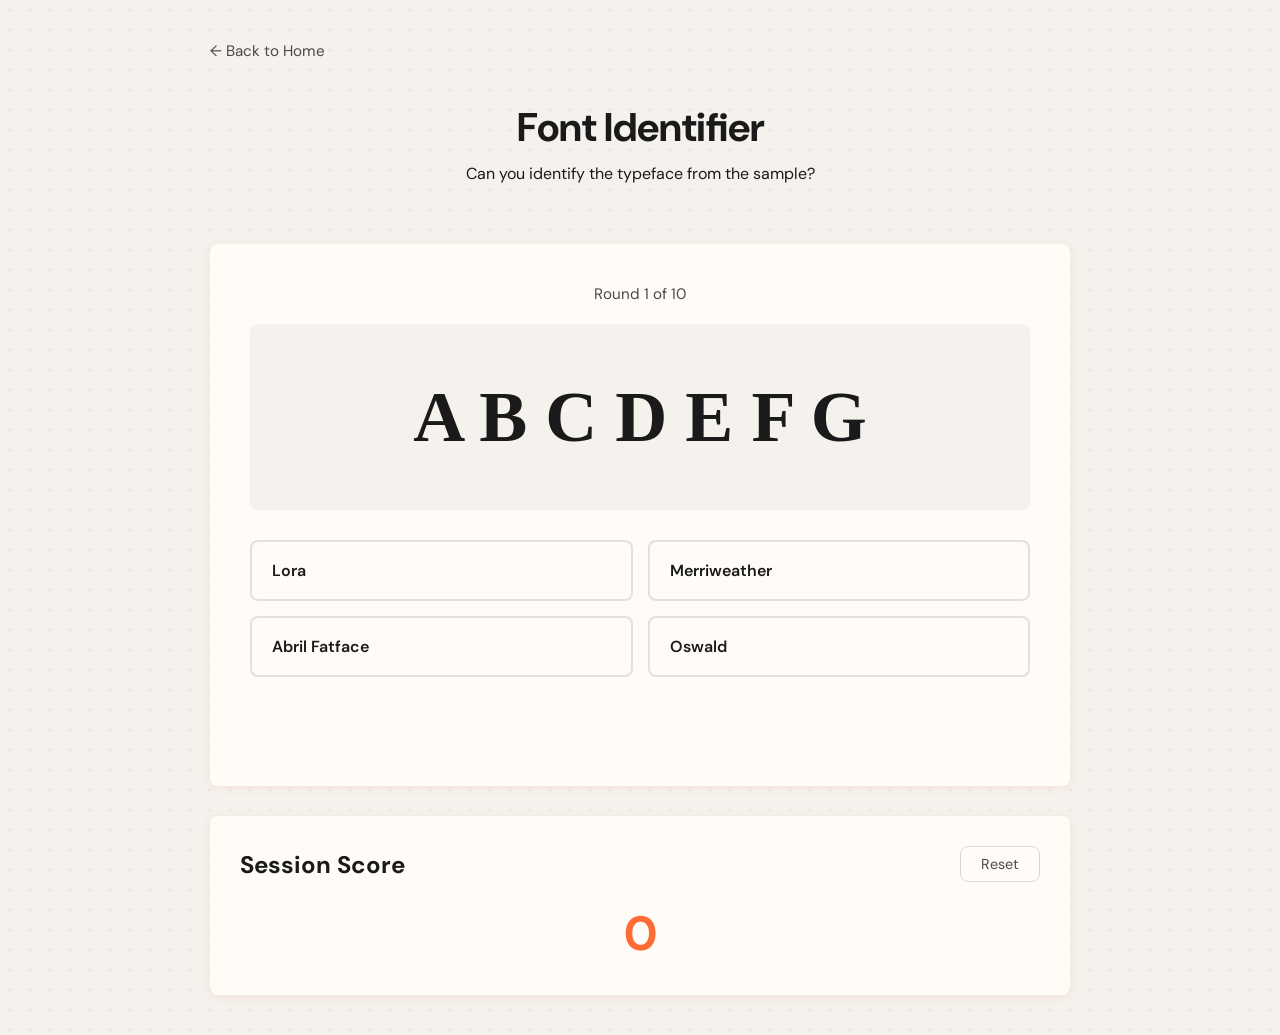
<file: games/font-id.html>
<!DOCTYPE html>
<html lang="en">
<head>
    <meta charset="UTF-8">
    <meta name="viewport" content="width=device-width, initial-scale=1.0">
    <title>Font Identifier - DesignerGames</title>
    <link rel="preconnect" href="https://fonts.googleapis.com">
    <link rel="preconnect" href="https://fonts.gstatic.com" crossorigin>
    <link href="https://fonts.googleapis.com/css2?family=DM+Sans:wght@400;500;600;700;800&family=Playfair+Display:wght@700&family=Bebas+Neue&family=Merriweather:wght@700&family=Oswald:wght@700&family=Lora:wght@700&family=Raleway:wght@700&family=Josefin+Sans:wght@700&family=Nunito:wght@700&family=Crimson+Text:wght@700&family=Abril+Fatface&display=swap" rel="stylesheet">
    <link rel="stylesheet" href="../css/variables.css">
    <link rel="stylesheet" href="../css/base.css">
    <link rel="stylesheet" href="../css/game.css">
    <style>
        .sample-display {
            text-align: center;
            padding: 50px 20px;
            font-size: clamp(2.5rem, 6vw, 4.5rem);
            font-weight: 700;
            color: var(--charcoal);
            line-height: 1.2;
            min-height: 180px;
            display: flex;
            align-items: center;
            justify-content: center;
            background: var(--light-sand);
            border-radius: var(--border-radius-md);
            margin-bottom: 30px;
            user-select: none;
        }

        .choices-grid {
            display: grid;
            grid-template-columns: 1fr 1fr;
            gap: 15px;
            margin-top: 10px;
        }

        .choice-btn {
            padding: 18px 20px;
            background: var(--off-white);
            border: 2px solid rgba(74, 74, 74, 0.15);
            border-radius: var(--border-radius-md);
            font-family: var(--font-family);
            font-size: 1rem;
            font-weight: 600;
            color: var(--charcoal);
            cursor: pointer;
            transition: var(--transition-base);
            text-align: left;
        }

        .choice-btn:hover:not(:disabled) {
            border-color: var(--sunset-orange);
            background: var(--soft-peach);
        }

        .choice-btn.correct {
            background: #d4edda;
            border-color: #28a745;
            color: #155724;
        }

        .choice-btn.wrong {
            background: #f8d7da;
            border-color: #dc3545;
            color: #721c24;
        }

        .choice-btn:disabled {
            cursor: not-allowed;
        }

        .round-info {
            text-align: center;
            color: var(--warm-gray);
            font-size: 0.95rem;
            margin-bottom: 20px;
        }

        .hint {
            text-align: center;
            color: var(--warm-gray);
            font-size: 0.9rem;
            margin-top: 15px;
            min-height: 24px;
        }

        @media (max-width: 480px) {
            .choices-grid {
                grid-template-columns: 1fr;
            }
        }
    </style>
</head>
<body>
    <div class="container" style="padding: 40px 20px;">
        <a href="../index.html" class="back-link">← Back to Home</a>

        <header>
            <h1>Font Identifier</h1>
            <p>Can you identify the typeface from the sample?</p>
        </header>

        <div class="game-area">
            <div class="round-info" id="roundInfo">Round 1 of 10</div>
            <div class="sample-display" id="sampleDisplay">Loading...</div>
            <div class="choices-grid" id="choicesGrid"></div>
            <div class="hint" id="hint"></div>
            <div class="button-group">
                <button class="button" id="nextButton" style="display:none;">Next Round →</button>
            </div>
        </div>

        <div class="score-area">
            <div class="score-header">
                <h2>Session Score</h2>
                <button class="reset-button" id="resetScore">Reset</button>
            </div>
            <div class="score-display" id="scoreDisplay">0</div>
        </div>
    </div>

    <script src="../js/shared/storage.js"></script>
    <script src="../js/shared/scoring.js"></script>
    <script src="../js/shared/ui.js"></script>
    <script src="../js/games/font-id.js"></script>
</body>
</html>
</file>
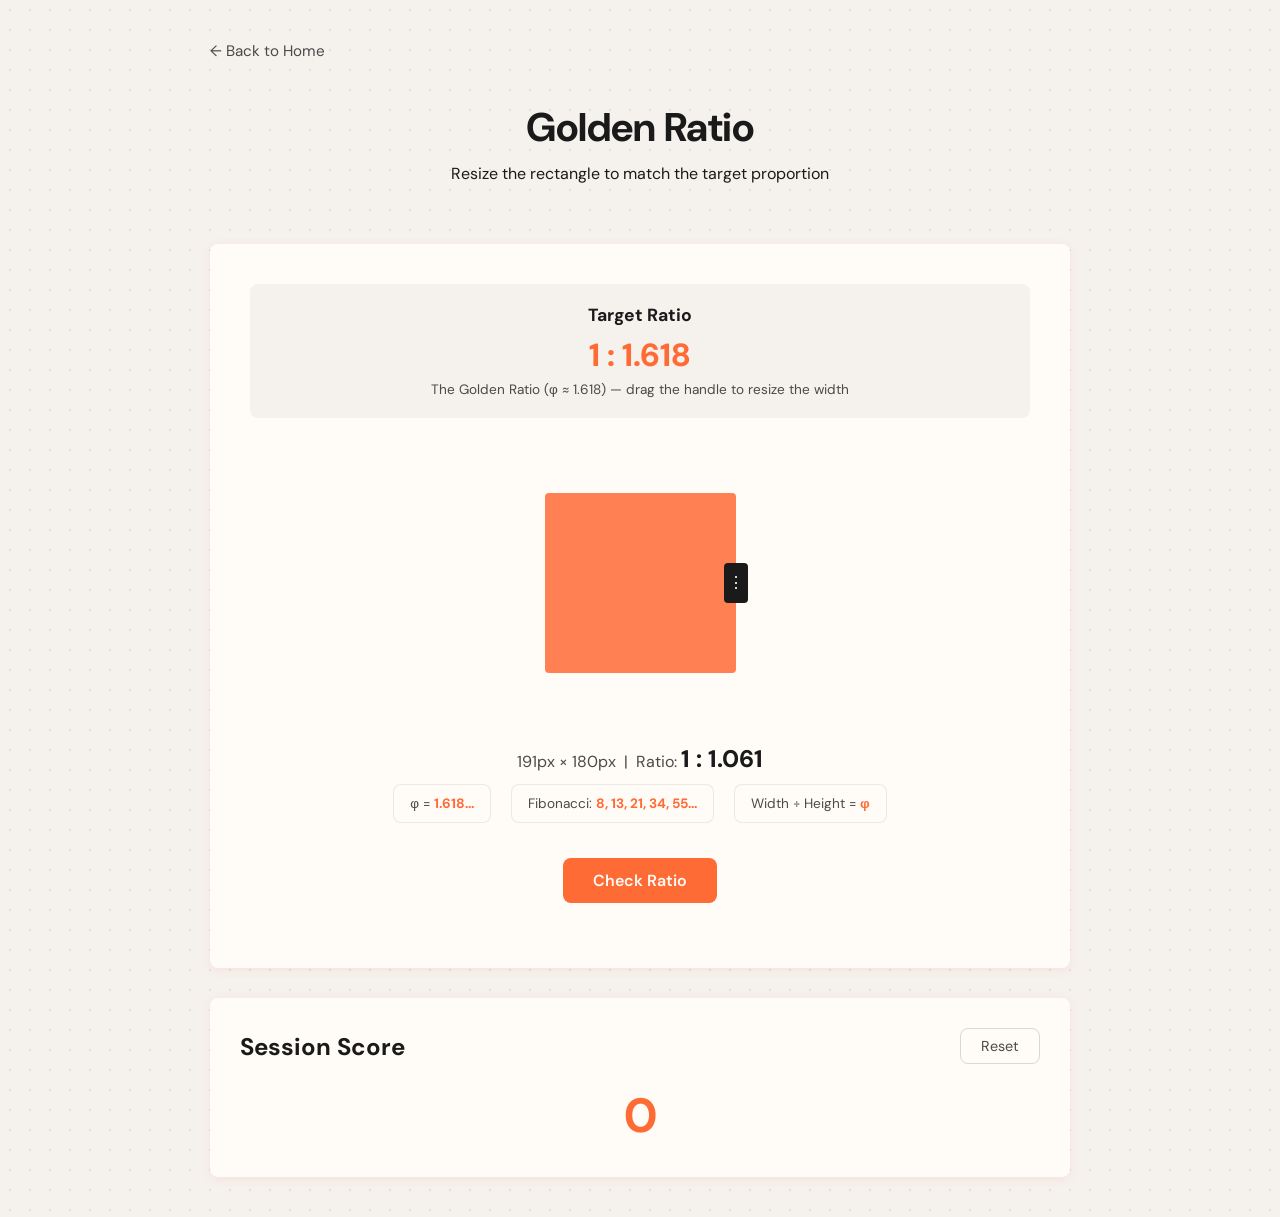
<file: games/golden-ratio.html>
<!DOCTYPE html>
<html lang="en">
<head>
    <meta charset="UTF-8">
    <meta name="viewport" content="width=device-width, initial-scale=1.0">
    <title>Golden Ratio - DesignerGames</title>
    <link rel="preconnect" href="https://fonts.googleapis.com">
    <link rel="preconnect" href="https://fonts.gstatic.com" crossorigin>
    <link href="https://fonts.googleapis.com/css2?family=DM+Sans:wght@400;500;600;700;800&display=swap" rel="stylesheet">
    <link rel="stylesheet" href="../css/variables.css">
    <link rel="stylesheet" href="../css/base.css">
    <link rel="stylesheet" href="../css/game.css">
    <style>
        .ratio-stage {
            display: flex;
            justify-content: center;
            align-items: center;
            min-height: 280px;
            padding: 20px;
            position: relative;
        }

        .rect-container {
            position: relative;
            display: inline-block;
        }

        .ratio-rect {
            background: var(--sunset-orange);
            opacity: 0.85;
            border-radius: 4px;
            transition: width 0.05s;
            min-width: 40px;
            min-height: 60px;
        }

        .resize-handle {
            position: absolute;
            right: -12px;
            top: 50%;
            transform: translateY(-50%);
            width: 24px;
            height: 40px;
            background: var(--charcoal);
            border-radius: 4px;
            cursor: ew-resize;
            display: flex;
            align-items: center;
            justify-content: center;
        }

        .resize-handle::before {
            content: '⋮';
            color: white;
            font-size: 16px;
            line-height: 1;
        }

        .dimensions-display {
            text-align: center;
            margin-top: 20px;
            font-size: 1rem;
            color: var(--warm-gray);
        }

        .ratio-display {
            font-size: 1.5rem;
            font-weight: 800;
            color: var(--charcoal);
        }

        .challenge-info {
            background: var(--light-sand);
            border-radius: var(--border-radius-md);
            padding: 20px;
            margin-bottom: 25px;
            text-align: center;
        }

        .challenge-title {
            font-size: 1.1rem;
            font-weight: 700;
            color: var(--charcoal);
            margin-bottom: 8px;
        }

        .challenge-target {
            font-size: 2rem;
            font-weight: 800;
            color: var(--sunset-orange);
        }

        .challenge-desc {
            font-size: 0.85rem;
            color: var(--warm-gray);
            margin-top: 5px;
        }

        .phi-guide {
            display: flex;
            justify-content: center;
            gap: 20px;
            flex-wrap: wrap;
            margin-top: 10px;
        }

        .phi-fact {
            background: var(--off-white);
            border-radius: var(--border-radius-md);
            padding: 10px 16px;
            font-size: 0.85rem;
            color: var(--warm-gray);
            border: 1px solid rgba(74,74,74,0.1);
        }

        .phi-fact strong {
            color: var(--sunset-orange);
        }
    </style>
</head>
<body>
    <div class="container" style="padding: 40px 20px;">
        <a href="../index.html" class="back-link">← Back to Home</a>

        <header>
            <h1>Golden Ratio</h1>
            <p>Resize the rectangle to match the target proportion</p>
        </header>

        <div class="game-area">
            <div class="challenge-info">
                <div class="challenge-title">Target Ratio</div>
                <div class="challenge-target" id="challengeTarget">1 : 1.618</div>
                <div class="challenge-desc" id="challengeDesc">The Golden Ratio (φ ≈ 1.618) — drag the handle to resize the width</div>
            </div>

            <div class="ratio-stage" id="ratioStage">
                <div class="rect-container" id="rectContainer">
                    <div class="ratio-rect" id="ratioRect"></div>
                    <div class="resize-handle" id="resizeHandle"></div>
                </div>
            </div>

            <div class="dimensions-display">
                <span id="widthDisplay">200</span>px × <span id="heightDisplay">180</span>px &nbsp;|&nbsp;
                Ratio: <span class="ratio-display" id="ratioDisplay">1 : 1.11</span>
            </div>

            <div class="phi-guide">
                <div class="phi-fact">φ = <strong>1.618...</strong></div>
                <div class="phi-fact">Fibonacci: <strong>8, 13, 21, 34, 55...</strong></div>
                <div class="phi-fact">Width ÷ Height = <strong>φ</strong></div>
            </div>

            <div class="button-group">
                <button class="button" id="checkButton">Check Ratio</button>
                <button class="button" id="nextButton" style="display:none;">Next Challenge →</button>
            </div>

            <div id="result" style="margin-top: 20px;"></div>
        </div>

        <div class="score-area">
            <div class="score-header">
                <h2>Session Score</h2>
                <button class="reset-button" id="resetScore">Reset</button>
            </div>
            <div class="score-display" id="scoreDisplay">0</div>
        </div>
    </div>

    <script src="../js/shared/storage.js"></script>
    <script src="../js/shared/scoring.js"></script>
    <script src="../js/shared/ui.js"></script>
    <script src="../js/games/golden-ratio.js"></script>
</body>
</html>
</file>
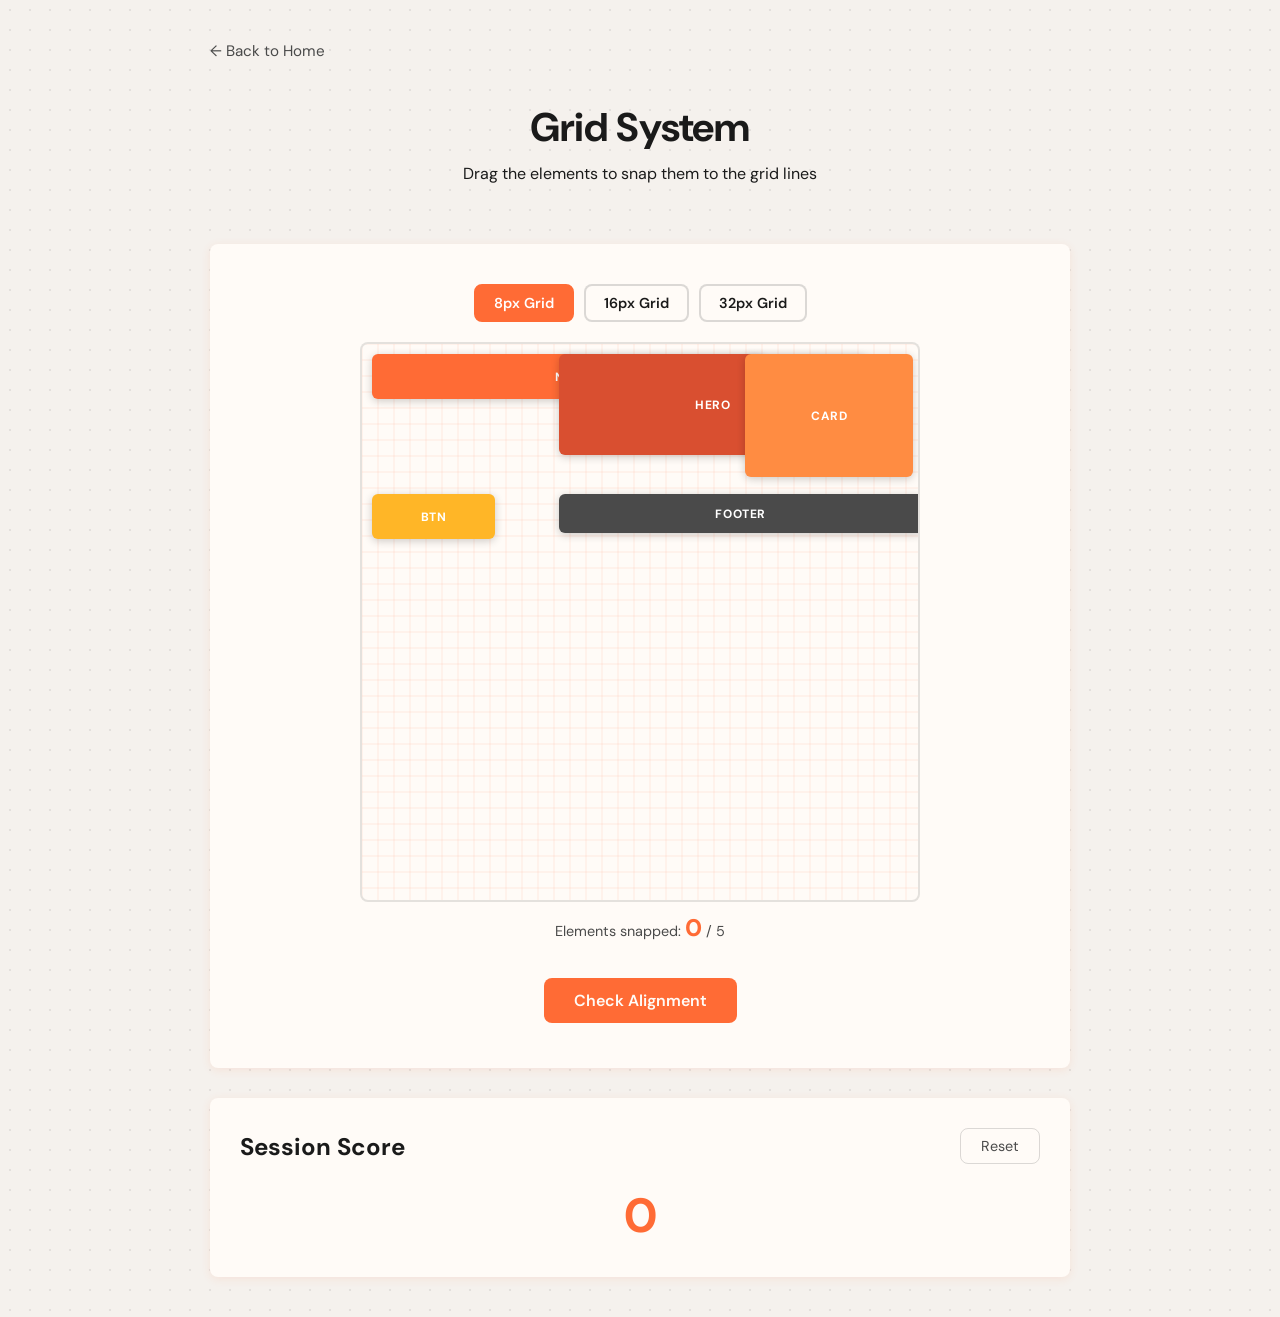
<file: games/grid-align.html>
<!DOCTYPE html>
<html lang="en">
<head>
    <meta charset="UTF-8">
    <meta name="viewport" content="width=device-width, initial-scale=1.0">
    <title>Grid System - DesignerGames</title>
    <link rel="preconnect" href="https://fonts.googleapis.com">
    <link rel="preconnect" href="https://fonts.gstatic.com" crossorigin>
    <link href="https://fonts.googleapis.com/css2?family=DM+Sans:wght@400;500;600;700;800&display=swap" rel="stylesheet">
    <link rel="stylesheet" href="../css/variables.css">
    <link rel="stylesheet" href="../css/base.css">
    <link rel="stylesheet" href="../css/game.css">
    <style>
        .grid-stage {
            position: relative;
            width: 100%;
            max-width: 560px;
            margin: 0 auto;
            aspect-ratio: 1;
            background: var(--off-white);
            border: 2px solid rgba(74, 74, 74, 0.15);
            border-radius: var(--border-radius-md);
            overflow: hidden;
            user-select: none;
        }

        .grid-lines {
            position: absolute;
            inset: 0;
            pointer-events: none;
        }

        .draggable-element {
            position: absolute;
            border-radius: 6px;
            display: flex;
            align-items: center;
            justify-content: center;
            font-size: 0.75rem;
            font-weight: 700;
            color: white;
            cursor: grab;
            box-shadow: 0 2px 8px rgba(0,0,0,0.2);
            transition: box-shadow 0.15s;
            letter-spacing: 0.05em;
            text-transform: uppercase;
        }

        .draggable-element:active { cursor: grabbing; }
        .draggable-element.snapped { box-shadow: 0 2px 8px rgba(255,107,53,0.5), 0 0 0 2px var(--sunset-orange); }

        .grid-controls {
            display: flex;
            gap: 10px;
            justify-content: center;
            flex-wrap: wrap;
            margin-bottom: 20px;
        }

        .grid-btn {
            padding: 8px 18px;
            border: 2px solid rgba(74, 74, 74, 0.2);
            border-radius: var(--border-radius-md);
            background: var(--off-white);
            font-family: var(--font-family);
            font-size: 0.9rem;
            font-weight: 600;
            color: var(--charcoal);
            cursor: pointer;
            transition: var(--transition-base);
        }

        .grid-btn.active {
            background: var(--sunset-orange);
            color: white;
            border-color: var(--sunset-orange);
        }

        .grid-btn:hover:not(.active) {
            border-color: var(--sunset-orange);
            color: var(--sunset-orange);
        }

        .snap-info {
            text-align: center;
            color: var(--warm-gray);
            font-size: 0.9rem;
            margin-top: 10px;
        }

        .snap-count {
            font-size: 1.5rem;
            font-weight: 800;
            color: var(--sunset-orange);
        }
    </style>
</head>
<body>
    <div class="container" style="padding: 40px 20px;">
        <a href="../index.html" class="back-link">← Back to Home</a>

        <header>
            <h1>Grid System</h1>
            <p>Drag the elements to snap them to the grid lines</p>
        </header>

        <div class="game-area">
            <div class="grid-controls">
                <button class="grid-btn active" data-grid="8">8px Grid</button>
                <button class="grid-btn" data-grid="16">16px Grid</button>
                <button class="grid-btn" data-grid="32">32px Grid</button>
            </div>

            <div class="grid-stage" id="gridStage">
                <canvas class="grid-lines" id="gridCanvas"></canvas>
            </div>

            <div class="snap-info">
                Elements snapped: <span class="snap-count" id="snapCount">0</span> / <span id="totalCount">5</span>
            </div>

            <div class="button-group">
                <button class="button" id="checkButton">Check Alignment</button>
                <button class="button" id="nextButton" style="display:none;">New Layout →</button>
            </div>

            <div id="result"></div>
        </div>

        <div class="score-area">
            <div class="score-header">
                <h2>Session Score</h2>
                <button class="reset-button" id="resetScore">Reset</button>
            </div>
            <div class="score-display" id="scoreDisplay">0</div>
        </div>
    </div>

    <script src="../js/shared/storage.js"></script>
    <script src="../js/shared/scoring.js"></script>
    <script src="../js/shared/ui.js"></script>
    <script src="../js/games/grid-align.js"></script>
</body>
</html>
</file>
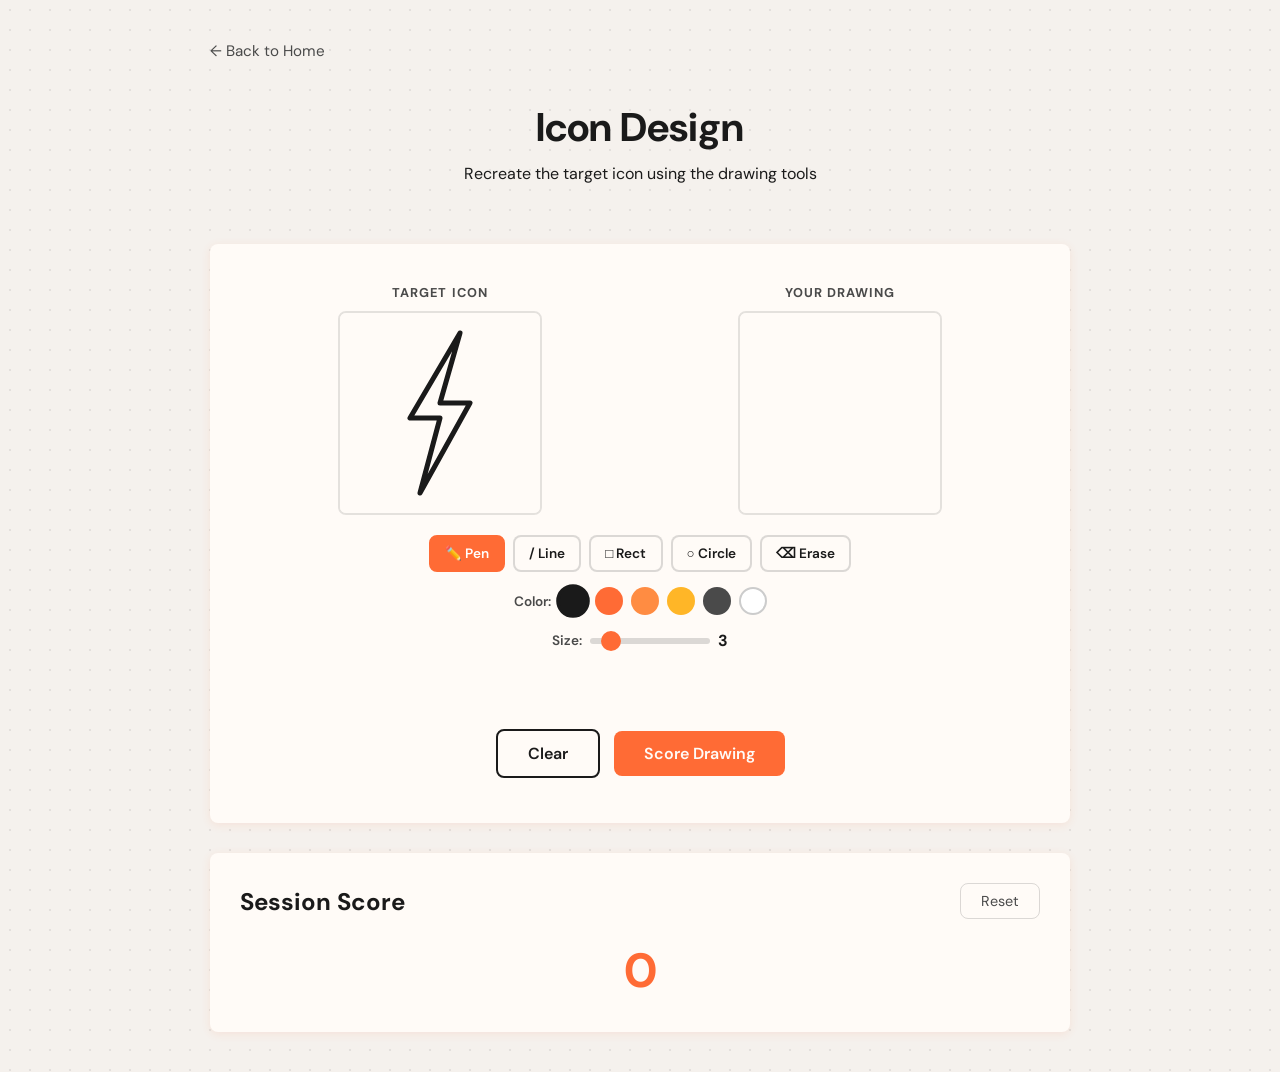
<file: games/icon-design.html>
<!DOCTYPE html>
<html lang="en">
<head>
    <meta charset="UTF-8">
    <meta name="viewport" content="width=device-width, initial-scale=1.0">
    <title>Icon Design Challenge - DesignerGames</title>
    <link rel="preconnect" href="https://fonts.googleapis.com">
    <link rel="preconnect" href="https://fonts.gstatic.com" crossorigin>
    <link href="https://fonts.googleapis.com/css2?family=DM+Sans:wght@400;500;600;700;800&display=swap" rel="stylesheet">
    <link rel="stylesheet" href="../css/variables.css">
    <link rel="stylesheet" href="../css/base.css">
    <link rel="stylesheet" href="../css/game.css">
    <style>
        .icon-arena {
            display: grid;
            grid-template-columns: 1fr 1fr;
            gap: 20px;
            margin-bottom: 20px;
        }

        .icon-panel {
            text-align: center;
        }

        .icon-panel-label {
            font-size: 0.8rem;
            font-weight: 700;
            text-transform: uppercase;
            letter-spacing: 0.08em;
            color: var(--warm-gray);
            margin-bottom: 10px;
        }

        canvas {
            border: 2px solid rgba(74, 74, 74, 0.15);
            border-radius: var(--border-radius-md);
            cursor: crosshair;
            display: block;
            margin: 0 auto;
            max-width: 100%;
            touch-action: none;
        }

        #targetCanvas {
            cursor: default;
        }

        .tools-row {
            display: flex;
            flex-wrap: wrap;
            gap: 8px;
            justify-content: center;
            margin-bottom: 15px;
        }

        .tool-btn {
            padding: 8px 14px;
            border: 2px solid rgba(74, 74, 74, 0.2);
            border-radius: var(--border-radius-md);
            background: var(--off-white);
            font-family: var(--font-family);
            font-size: 0.85rem;
            font-weight: 600;
            color: var(--charcoal);
            cursor: pointer;
            transition: var(--transition-base);
        }

        .tool-btn.active {
            background: var(--sunset-orange);
            color: white;
            border-color: var(--sunset-orange);
        }

        .tool-btn:hover:not(.active) {
            border-color: var(--sunset-orange);
            color: var(--sunset-orange);
        }

        .color-row {
            display: flex;
            gap: 8px;
            justify-content: center;
            margin-bottom: 15px;
            flex-wrap: wrap;
            align-items: center;
        }

        .color-swatch-btn {
            width: 28px;
            height: 28px;
            border-radius: 50%;
            border: 3px solid transparent;
            cursor: pointer;
            transition: var(--transition-base);
        }

        .color-swatch-btn.active {
            border-color: var(--charcoal);
            transform: scale(1.2);
        }

        .stroke-row {
            display: flex;
            gap: 8px;
            justify-content: center;
            align-items: center;
            margin-bottom: 15px;
        }

        .stroke-label {
            font-size: 0.85rem;
            color: var(--warm-gray);
            font-weight: 600;
        }

        .similarity-text {
            text-align: center;
            font-size: 1rem;
            font-weight: 600;
            min-height: 28px;
        }

        @media (max-width: 500px) {
            .icon-arena {
                grid-template-columns: 1fr;
            }
        }
    </style>
</head>
<body>
    <div class="container" style="padding: 40px 20px;">
        <a href="../index.html" class="back-link">← Back to Home</a>

        <header>
            <h1>Icon Design</h1>
            <p>Recreate the target icon using the drawing tools</p>
        </header>

        <div class="game-area">
            <div class="icon-arena">
                <div class="icon-panel">
                    <div class="icon-panel-label">Target Icon</div>
                    <canvas id="targetCanvas" width="200" height="200"></canvas>
                </div>
                <div class="icon-panel">
                    <div class="icon-panel-label">Your Drawing</div>
                    <canvas id="drawCanvas" width="200" height="200"></canvas>
                </div>
            </div>

            <div class="tools-row" id="toolsRow">
                <button class="tool-btn active" data-tool="pen">✏️ Pen</button>
                <button class="tool-btn" data-tool="line">/ Line</button>
                <button class="tool-btn" data-tool="rect">□ Rect</button>
                <button class="tool-btn" data-tool="circle">○ Circle</button>
                <button class="tool-btn" data-tool="eraser">⌫ Erase</button>
            </div>

            <div class="color-row" id="colorRow">
                <span class="stroke-label">Color:</span>
                <div class="color-swatch-btn active" data-color="#1A1A1A" style="background:#1A1A1A"></div>
                <div class="color-swatch-btn" data-color="#FF6B35" style="background:#FF6B35"></div>
                <div class="color-swatch-btn" data-color="#FF8C42" style="background:#FF8C42"></div>
                <div class="color-swatch-btn" data-color="#FFB627" style="background:#FFB627"></div>
                <div class="color-swatch-btn" data-color="#4A4A4A" style="background:#4A4A4A"></div>
                <div class="color-swatch-btn" data-color="#FFFFFF" style="background:#FFFFFF; border:2px solid #ccc;"></div>
            </div>

            <div class="stroke-row">
                <span class="stroke-label">Size:</span>
                <input type="range" id="strokeSize" min="1" max="20" value="3" style="width:120px;">
                <span id="strokeSizeVal" style="font-weight:700; color:var(--charcoal);">3</span>
            </div>

            <div class="similarity-text" id="similarityText"></div>

            <div class="button-group">
                <button class="button secondary" id="clearDraw">Clear</button>
                <button class="button" id="checkButton">Score Drawing</button>
                <button class="button" id="nextButton" style="display:none;">Next Icon →</button>
            </div>
        </div>

        <div class="score-area">
            <div class="score-header">
                <h2>Session Score</h2>
                <button class="reset-button" id="resetScore">Reset</button>
            </div>
            <div class="score-display" id="scoreDisplay">0</div>
        </div>
    </div>

    <script src="../js/shared/storage.js"></script>
    <script src="../js/shared/scoring.js"></script>
    <script src="../js/shared/ui.js"></script>
    <script src="../js/games/icon-design.js"></script>
</body>
</html>
</file>
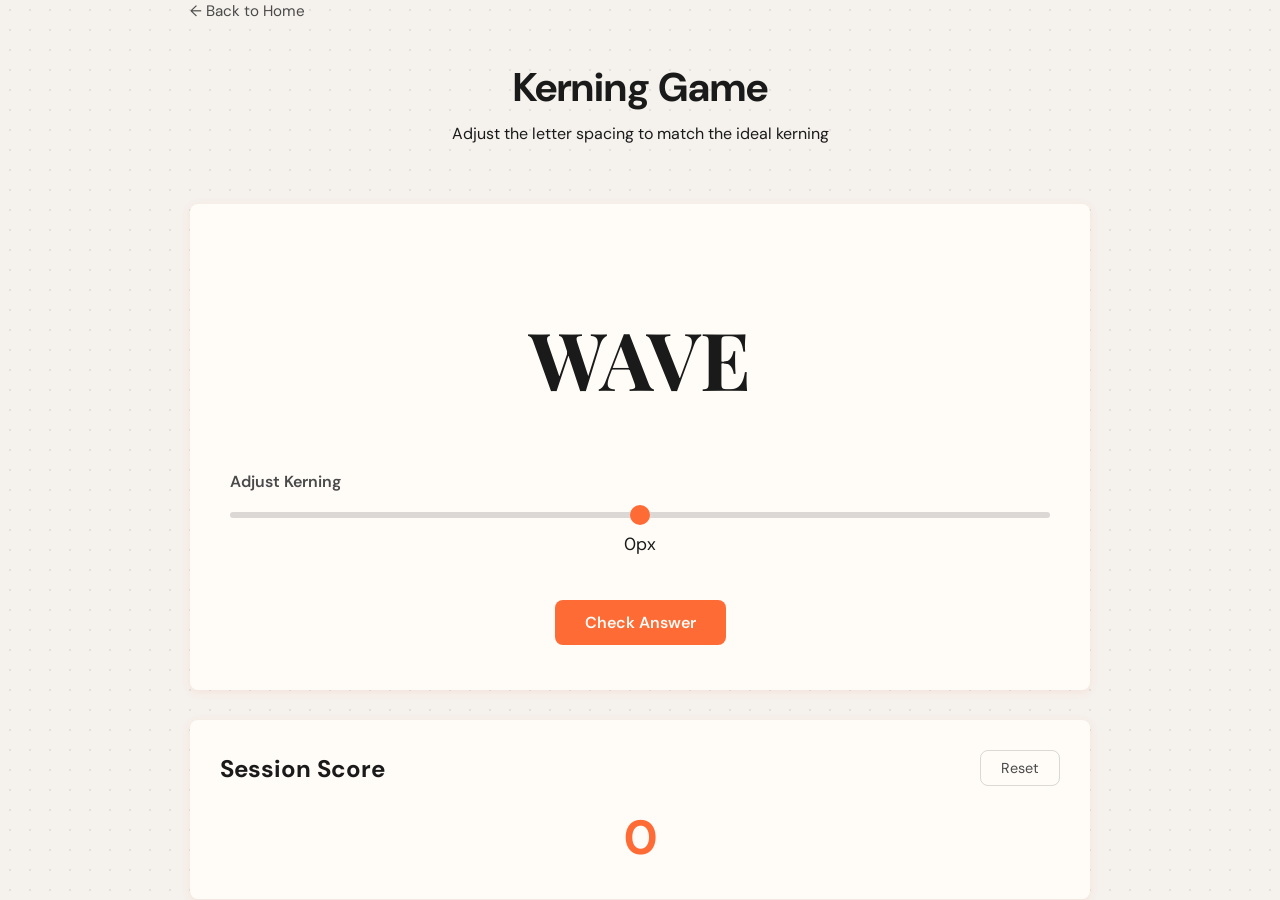
<file: games/kerning.html>
<!DOCTYPE html>
<html lang="en">
<head>
    <meta charset="UTF-8">
    <meta name="viewport" content="width=device-width, initial-scale=1.0">
    <title>Kerning Game - DesignerGames</title>
    <link rel="preconnect" href="https://fonts.googleapis.com">
    <link rel="preconnect" href="https://fonts.gstatic.com" crossorigin>
    <link href="https://fonts.googleapis.com/css2?family=DM+Sans:wght@400;500;600;700;800&family=Playfair+Display:wght@700&family=Bebas+Neue&family=Merriweather:wght@700&display=swap" rel="stylesheet">
    <link rel="stylesheet" href="../css/variables.css">
    <link rel="stylesheet" href="../css/base.css">
    <link rel="stylesheet" href="../css/game.css">
    <style>
        .word-display {
            text-align: center;
            margin: 60px 0;
            font-size: 5rem;
            font-weight: 700;
            letter-spacing: var(--letter-spacing, 0px);
            user-select: none;
        }

        .controls {
            margin: 40px 0;
        }

        .slider-container {
            margin: 20px 0;
        }

        .slider-container label {
            display: block;
            margin-bottom: 10px;
            color: var(--warm-gray);
            font-weight: 600;
        }

        .value-display {
            text-align: center;
            margin-top: 10px;
            font-size: 1.1rem;
            color: var(--charcoal);
        }

        .result {
            text-align: center;
            margin-top: 30px;
            padding: 20px;
            border-radius: var(--border-radius-md);
            font-size: 1.2rem;
            font-weight: 600;
        }

        .result.success {
            background: #d4edda;
            color: #155724;
        }

        .result.close {
            background: var(--soft-peach);
            color: var(--deep-terracotta);
        }

        .result.far {
            background: #f8d7da;
            color: #721c24;
        }

        @media (max-width: 768px) {
            .word-display {
                font-size: 3rem;
            }
        }
    </style>
</head>
<body>
    <div class="container">
        <a href="../index.html" class="back-link">← Back to Home</a>
        
        <header>
            <h1>Kerning Game</h1>
            <p>Adjust the letter spacing to match the ideal kerning</p>
        </header>

        <div class="game-area">
            <div class="word-display" id="wordDisplay">WAVE</div>

            <div class="controls">
                <div class="slider-container">
                    <label for="kerningSlider">Adjust Kerning</label>
                    <input type="range" id="kerningSlider" min="-50" max="50" value="0" step="1">
                    <div class="value-display" id="valueDisplay">0px</div>
                </div>
            </div>

            <div class="button-group">
                <button class="button" id="checkButton">Check Answer</button>
                <button class="button" id="nextButton" style="display: none;">Next Word</button>
            </div>

            <div id="result"></div>
        </div>

        <div class="score-area">
            <div class="score-header">
                <h2>Session Score</h2>
                <button class="reset-button" id="resetScore">Reset</button>
            </div>
            <div class="score-display" id="scoreDisplay">0</div>
        </div>
    </div>

    <script src="../js/shared/storage.js"></script>
    <script src="../js/shared/scoring.js"></script>
    <script src="../js/shared/ui.js"></script>
    <script src="../js/games/kerning.js"></script>
</body>
</html>
</file>
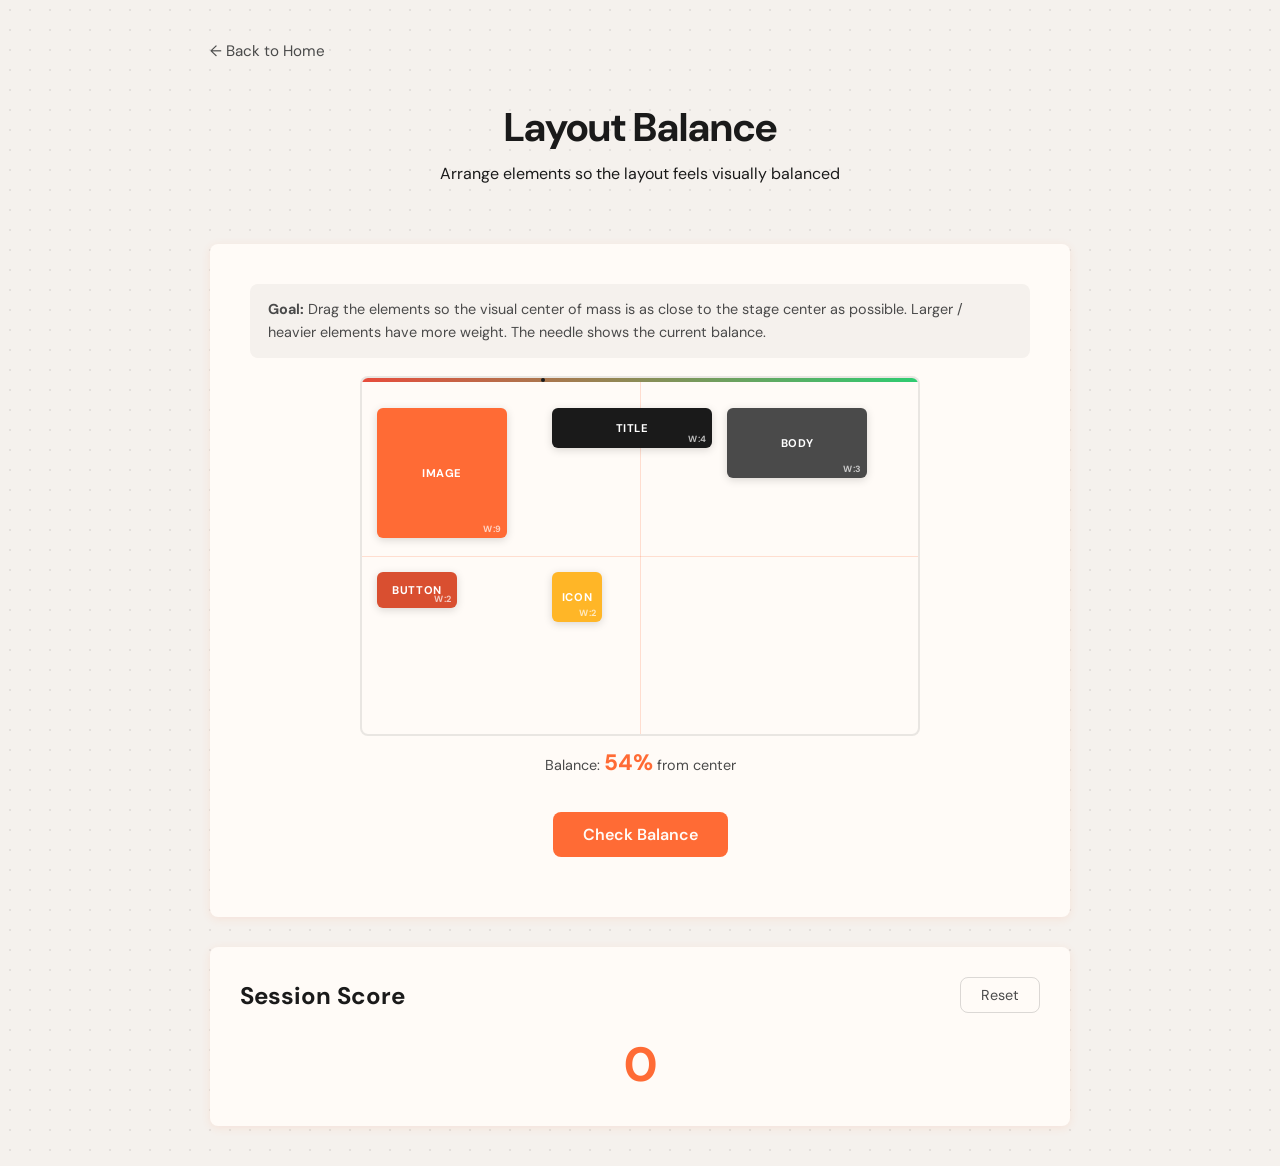
<file: games/layout-balance.html>
<!DOCTYPE html>
<html lang="en">
<head>
    <meta charset="UTF-8">
    <meta name="viewport" content="width=device-width, initial-scale=1.0">
    <title>Layout Balance - DesignerGames</title>
    <link rel="preconnect" href="https://fonts.googleapis.com">
    <link rel="preconnect" href="https://fonts.gstatic.com" crossorigin>
    <link href="https://fonts.googleapis.com/css2?family=DM+Sans:wght@400;500;600;700;800&display=swap" rel="stylesheet">
    <link rel="stylesheet" href="../css/variables.css">
    <link rel="stylesheet" href="../css/base.css">
    <link rel="stylesheet" href="../css/game.css">
    <style>
        .balance-stage {
            position: relative;
            width: 100%;
            max-width: 560px;
            height: 360px;
            margin: 0 auto;
            background: var(--off-white);
            border: 2px solid rgba(74, 74, 74, 0.12);
            border-radius: var(--border-radius-md);
            overflow: hidden;
            user-select: none;
        }

        .center-cross {
            position: absolute;
            top: 50%;
            left: 50%;
            transform: translate(-50%, -50%);
            pointer-events: none;
        }

        .center-cross::before, .center-cross::after {
            content: '';
            position: absolute;
            background: rgba(255, 107, 53, 0.2);
        }

        .center-cross::before {
            width: 1px;
            height: 100%;
            top: 0;
            left: 50%;
        }

        .center-cross::after {
            height: 1px;
            width: 100%;
            top: 50%;
            left: 0;
        }

        .balance-element {
            position: absolute;
            border-radius: 6px;
            cursor: grab;
            display: flex;
            align-items: center;
            justify-content: center;
            font-weight: 700;
            color: white;
            font-size: 0.7rem;
            text-transform: uppercase;
            letter-spacing: 0.05em;
            box-shadow: 0 2px 8px rgba(0,0,0,0.15);
            transition: box-shadow 0.15s;
        }

        .balance-element:active { cursor: grabbing; }

        .balance-indicator {
            position: absolute;
            top: 0;
            left: 0;
            right: 0;
            height: 4px;
            background: linear-gradient(to right, #e74c3c, #2ecc71);
            border-radius: 2px 2px 0 0;
        }

        .balance-needle {
            position: absolute;
            top: 0;
            width: 4px;
            height: 100%;
            background: var(--charcoal);
            transform: translateX(-50%);
            transition: left 0.3s ease;
            border-radius: 2px;
        }

        .balance-score-display {
            text-align: center;
            margin-top: 12px;
            font-size: 0.9rem;
            color: var(--warm-gray);
        }

        .balance-pct {
            font-size: 1.4rem;
            font-weight: 800;
            color: var(--sunset-orange);
        }

        .instructions-text {
            background: var(--light-sand);
            border-radius: var(--border-radius-md);
            padding: 14px 18px;
            font-size: 0.9rem;
            color: var(--warm-gray);
            margin-bottom: 18px;
            line-height: 1.6;
        }
    </style>
</head>
<body>
    <div class="container" style="padding: 40px 20px;">
        <a href="../index.html" class="back-link">← Back to Home</a>

        <header>
            <h1>Layout Balance</h1>
            <p>Arrange elements so the layout feels visually balanced</p>
        </header>

        <div class="game-area">
            <div class="instructions-text">
                <strong>Goal:</strong> Drag the elements so the visual center of mass is as close to the stage center as possible.
                Larger / heavier elements have more weight. The needle shows the current balance.
            </div>

            <div class="balance-stage" id="balanceStage">
                <div class="center-cross" style="width:560px; height:360px;"></div>
                <div class="balance-indicator">
                    <div class="balance-needle" id="balanceNeedle"></div>
                </div>
            </div>

            <div class="balance-score-display">
                Balance: <span class="balance-pct" id="balancePct">--</span> from center
            </div>

            <div class="button-group">
                <button class="button" id="checkButton">Check Balance</button>
                <button class="button" id="nextButton" style="display:none;">New Layout →</button>
            </div>

            <div id="result" style="margin-top:15px;"></div>
        </div>

        <div class="score-area">
            <div class="score-header">
                <h2>Session Score</h2>
                <button class="reset-button" id="resetScore">Reset</button>
            </div>
            <div class="score-display" id="scoreDisplay">0</div>
        </div>
    </div>

    <script src="../js/shared/storage.js"></script>
    <script src="../js/shared/scoring.js"></script>
    <script src="../js/shared/ui.js"></script>
    <script src="../js/games/layout-balance.js"></script>
</body>
</html>
</file>
<file: css/variables.css>
:root {
    --sunset-orange: #FF6B35;
    --warm-coral: #FF8C42;
    --deep-terracotta: #D94F30;
    --charcoal: #1A1A1A;
    --warm-gray: #4A4A4A;
    --light-sand: #F5F1ED;
    --off-white: #FFFBF7;
    --golden-yellow: #FFB627;
    --soft-peach: #FFD4B8;

    --font-family: 'DM Sans', -apple-system, BlinkMacSystemFont, 'Segoe UI', sans-serif;
    
    --border-radius-sm: 4px;
    --border-radius-md: 8px;
    --border-radius-lg: 50px;
    
    --shadow-sm: 0 2px 10px rgba(255, 107, 53, 0.1);
    --shadow-md: 0 4px 20px rgba(255, 107, 53, 0.2);
    --shadow-lg: 0 6px 30px rgba(255, 107, 53, 0.3);
    
    --transition-base: 0.3s ease;
    --transition-slow: 0.4s ease;
}
</file>
<file: css/base.css>
* {
    margin: 0;
    padding: 0;
    box-sizing: border-box;
}

body {
    font-family: var(--font-family);
    background-color: var(--light-sand);
    background-image: radial-gradient(circle, rgba(74, 74, 74, 0.1) 1px, transparent 1px);
    background-size: 20px 20px;
    overflow-x: hidden;
    color: var(--charcoal);
}

.container {
    max-width: 900px;
    margin: 0 auto;
}

.back-link {
    display: inline-block;
    margin-bottom: 20px;
    color: var(--warm-gray);
    text-decoration: none;
    font-size: 0.95rem;
    transition: var(--transition-base);
}

.back-link:hover {
    color: var(--charcoal);
}

.button {
    display: inline-block;
    padding: 12px 30px;
    background: var(--sunset-orange);
    color: var(--off-white);
    border: none;
    border-radius: var(--border-radius-md);
    font-size: 1rem;
    font-weight: 600;
    cursor: pointer;
    transition: var(--transition-base);
    margin: 5px;
    font-family: var(--font-family);
}

.button:hover:not(:disabled) {
    background: var(--warm-coral);
    transform: translateY(-2px);
}

.button:disabled {
    background: var(--warm-gray);
    cursor: not-allowed;
    opacity: 0.5;
}

.button.secondary {
    background: transparent;
    color: var(--charcoal);
    border: 2px solid var(--charcoal);
}

.button.secondary:hover {
    background: var(--light-sand);
}

input[type="range"] {
    width: 100%;
    height: 6px;
    border-radius: 3px;
    background: rgba(74, 74, 74, 0.2);
    outline: none;
    -webkit-appearance: none;
}

input[type="range"]::-webkit-slider-thumb {
    -webkit-appearance: none;
    appearance: none;
    width: 20px;
    height: 20px;
    border-radius: 50%;
    background: var(--sunset-orange);
    cursor: pointer;
}

input[type="range"]::-moz-range-thumb {
    width: 20px;
    height: 20px;
    border-radius: 50%;
    background: var(--sunset-orange);
    cursor: pointer;
    border: none;
}
</file>
<file: css/home.css>
.hero {
    min-height: 100vh;
    display: flex;
    align-items: center;
    justify-content: center;
    padding: 40px 20px;
    position: relative;
}

.hero-content {
    max-width: 1200px;
    text-align: center;
    position: relative;
    z-index: 2;
}

.logo {
    font-size: clamp(2rem, 5vw, 3.5rem);
    font-weight: 700;
    margin-bottom: 30px;
    color: var(--charcoal);
    letter-spacing: -0.03em;
}

.hero h1 {
    font-size: clamp(3rem, 8vw, 6rem);
    font-weight: 800;
    line-height: 1.1;
    margin-bottom: 20px;
    color: var(--charcoal);
    letter-spacing: -0.02em;
}

.gradient-text {
    color: var(--sunset-orange);
}

.hero-subtitle {
    font-size: clamp(1.2rem, 3vw, 1.8rem);
    color: var(--warm-gray);
    margin-bottom: 50px;
    font-weight: 400;
}

.cta-button {
    display: inline-block;
    padding: 18px 40px;
    background: var(--sunset-orange);
    color: var(--off-white);
    text-decoration: none;
    border-radius: var(--border-radius-md);
    font-size: 1.1rem;
    font-weight: 700;
    transition: var(--transition-base);
    box-shadow: var(--shadow-md);
}

.cta-button:hover {
    transform: translateY(-3px);
    box-shadow: var(--shadow-lg);
    background: var(--warm-coral);
}

.games-section {
    padding: 100px 20px;
    background: var(--off-white);
}

.section-title {
    text-align: center;
    font-size: clamp(2rem, 5vw, 3rem);
    font-weight: 800;
    margin-bottom: 60px;
    color: var(--charcoal);
}

.games-container {
    max-width: 1400px;
    margin: 0 auto;
}

.category-label {
    font-size: 0.8rem;
    font-weight: 700;
    text-transform: uppercase;
    letter-spacing: 0.12em;
    color: var(--warm-gray);
    margin: 50px 0 20px;
    padding-bottom: 10px;
    border-bottom: 1px solid rgba(74, 74, 74, 0.15);
}

.category-label:first-of-type {
    margin-top: 0;
}

.games-grid {
    display: grid;
    grid-template-columns: repeat(auto-fit, minmax(300px, 1fr));
    gap: 30px;
}

.game-card {
    background: var(--light-sand);
    background-image: radial-gradient(circle, rgba(74, 74, 74, 0.08) 1px, transparent 1px);
    background-size: 20px 20px;
    border-radius: var(--border-radius-md);
    padding: 0;
    overflow: hidden;
    text-decoration: none;
    color: inherit;
    display: flex;
    flex-direction: column;
    transition: var(--transition-slow);
    position: relative;
    border: 2px solid transparent;
}

.game-card:hover {
    transform: translateY(-10px);
    border-color: var(--sunset-orange);
    box-shadow: var(--shadow-md);
}

.game-icon {
    height: 200px;
    display: flex;
    align-items: center;
    justify-content: center;
    position: relative;
    overflow: hidden;
    padding: 40px;
}

.game-icon svg {
    width: 120px;
    height: 120px;
    transition: var(--transition-slow);
}

.game-card:hover .game-icon svg {
    transform: scale(1.1);
}

.game-icon::before {
    content: '';
    position: absolute;
    top: 0;
    left: 0;
    right: 0;
    bottom: 0;
    background: linear-gradient(135deg, rgba(255, 107, 53, 0.1) 0%, rgba(255, 140, 66, 0.1) 100%);
    opacity: 0;
    transition: var(--transition-slow);
}

.game-card:hover .game-icon::before {
    opacity: 1;
}

.game-content {
    padding: 30px;
    background: var(--off-white);
    flex-grow: 1;
    display: flex;
    flex-direction: column;
}

.game-card h3 {
    font-size: 1.8rem;
    margin-bottom: 15px;
    color: var(--charcoal);
    font-weight: 700;
}

.game-card p {
    color: var(--warm-gray);
    line-height: 1.6;
    margin-bottom: 20px;
    flex-grow: 1;
}

.game-meta {
    display: flex;
    justify-content: space-between;
    align-items: center;
    padding-top: 20px;
    border-top: 1px solid rgba(74, 74, 74, 0.1);
}

.game-tag {
    display: inline-block;
    padding: 6px 16px;
    background: var(--soft-peach);
    border-radius: var(--border-radius-sm);
    font-size: 0.85rem;
    font-weight: 600;
    color: var(--deep-terracotta);
}

.game-arrow {
    font-size: 1.5rem;
    color: var(--sunset-orange);
    transition: var(--transition-base);
    font-weight: 700;
}

.game-card:hover .game-arrow {
    transform: translateX(5px);
}

.features-section {
    padding: 100px 20px;
    background: var(--light-sand);
    background-image: radial-gradient(circle, rgba(74, 74, 74, 0.1) 1px, transparent 1px);
    background-size: 20px 20px;
}

.features-grid {
    max-width: 1200px;
    margin: 0 auto;
    display: grid;
    grid-template-columns: repeat(auto-fit, minmax(250px, 1fr));
    gap: 40px;
}

.feature-card {
    text-align: center;
    padding: 40px 20px;
}

.feature-icon {
    width: 60px;
    height: 60px;
    margin: 0 auto 20px;
}

.feature-card h3 {
    font-size: 1.3rem;
    margin-bottom: 15px;
    color: var(--charcoal);
    font-weight: 700;
}

.feature-card p {
    color: var(--warm-gray);
    line-height: 1.6;
}

.footer {
    padding: 60px 20px;
    text-align: center;
    background: var(--charcoal);
    color: var(--off-white);
}

.footer p {
    color: var(--warm-gray);
    font-size: 0.95rem;
    margin-bottom: 10px;
}

.footer a {
    color: var(--off-white);
    text-decoration: none;
    transition: var(--transition-base);
}

.footer a:hover {
    color: var(--sunset-orange);
}

@media (max-width: 768px) {
    .games-grid {
        grid-template-columns: 1fr;
    }

    .hero {
        min-height: 80vh;
    }
}
</file>
<file: css/game.css>
header {
    text-align: center;
    margin-bottom: 40px;
    padding: 20px;
}

h1 {
    font-size: 2.5rem;
    font-weight: 700;
    margin-bottom: 10px;
    color: var(--charcoal);
}

.game-area {
    background: var(--off-white);
    border-radius: var(--border-radius-md);
    padding: 40px;
    box-shadow: var(--shadow-sm);
    margin-bottom: 30px;
}

.button-group {
    text-align: center;
    margin-top: 30px;
}

.score-area {
    background: var(--off-white);
    border-radius: var(--border-radius-md);
    padding: 30px;
    box-shadow: var(--shadow-sm);
}

.score-header {
    display: flex;
    justify-content: space-between;
    align-items: center;
    margin-bottom: 20px;
}

.score-header h2 {
    font-size: 1.5rem;
    color: var(--charcoal);
}

.reset-button {
    padding: 8px 20px;
    background: transparent;
    color: var(--warm-gray);
    border: 1px solid rgba(74, 74, 74, 0.2);
    border-radius: var(--border-radius-md);
    font-size: 0.9rem;
    cursor: pointer;
    transition: var(--transition-base);
    font-family: var(--font-family);
}

.reset-button:hover {
    background: var(--light-sand);
    color: var(--charcoal);
    border-color: var(--charcoal);
}

.score-display {
    font-size: 3rem;
    font-weight: 700;
    color: var(--sunset-orange);
    text-align: center;
}

@media (max-width: 768px) {
    .game-area {
        padding: 20px;
    }

    h1 {
        font-size: 2rem;
    }
}
</file>
